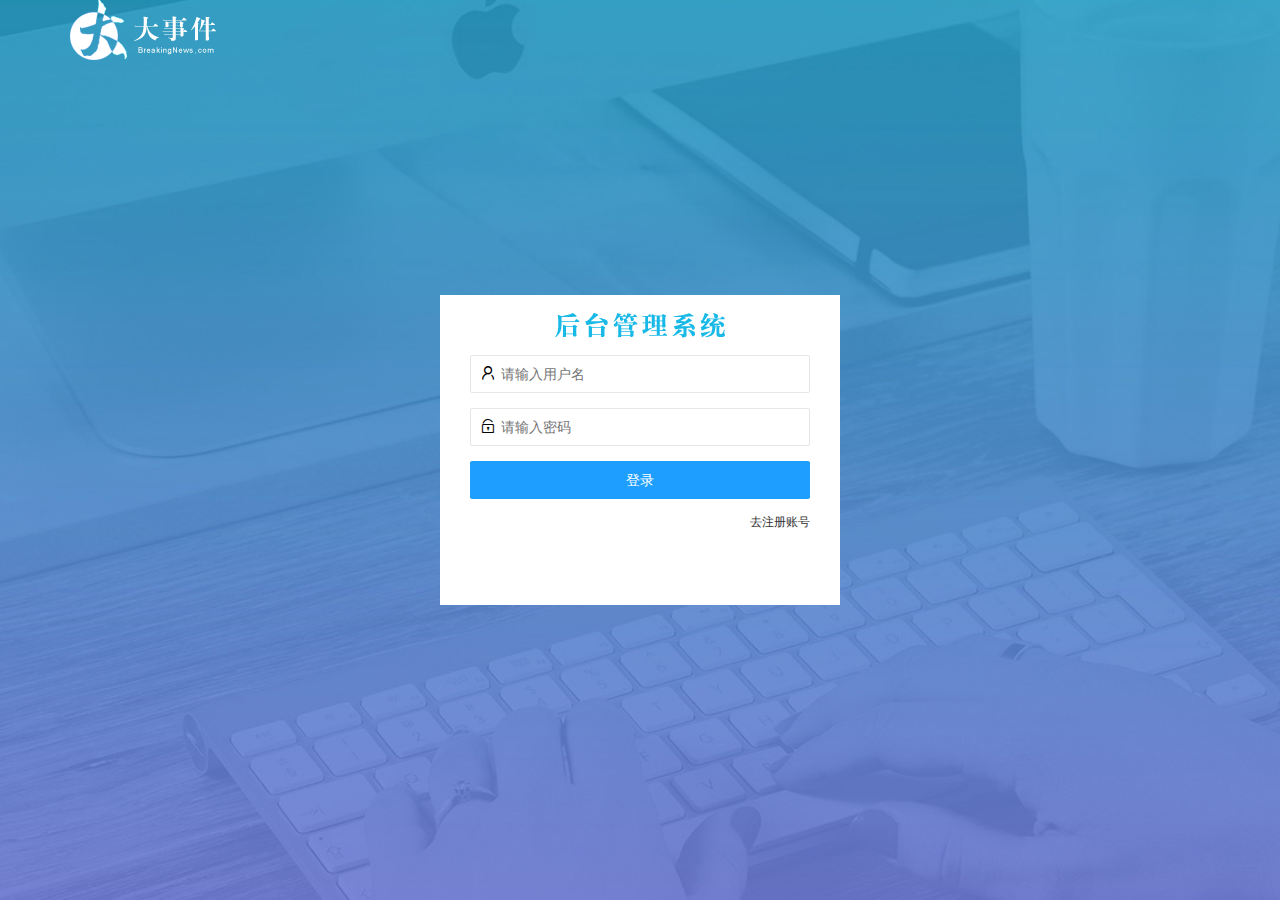
<file: login.html>
<!DOCTYPE html>
<html lang="en">

<head>
    <meta charset="UTF-8">
    <meta name="viewport" content="width=device-width, initial-scale=1.0">
    <title>Document</title>
    <!-- 引入类 -->
    <link rel="stylesheet" href="./assets/lib/layui/css/layui.css">
    <!-- 引入自己的样式 -->
    <link rel="stylesheet" href="./assets/css/login.css">
</head>

<body>
    <!-- 头部 -->
    <div class='layui-main'>
        <img src="./assets/images/logo.png" alt="">
    </div>
    <!-- 登录 -->
    <div class="loginAndRegBox">
        <!-- 标题 -->
        <div class="title-box"></div>
        <!-- 登录 -->
        <div class="login-box">
            <form class="layui-form" action="" id='form_login'>
                <!-- 输入框 -->
                <div class="layui-form-item">
                    <i class="layui-icon layui-icon-username"></i>
                    <input type="text" name="username" required lay-verify="required" placeholder="请输入用户名"
                        autocomplete="off" class="layui-input">
                </div>
                <!-- 密码框 -->
                <div class="layui-form-item">
                    <i class="layui-icon layui-icon-password"></i>
                    <input type="password" name="password" required lay-verify="required|pwd" placeholder="请输入密码"
                        autocomplete="off" class="layui-input">
                </div>
                <!-- 登录按钮 -->
                <div class="layui-form-item">
                    <button class="layui-btn layui-btn-fluid layui-btn-normal" lay-submit
                        lay-filter="formDemo">登录</button>
                </div>
                <!--  -->
                <div class="layui-form-item links">
                    <a href="javascript:;" id='link_reg'>去注册账号</a>
                </div>
            </form>

        </div>
        <!-- 注册 -->
        <div class="reg-box">
            <form class="layui-form" action="" id='form_reg'>
                <div class="layui-form-item">
                    <i class="layui-icon layui-icon-username"></i>
                    <input type="text" name="username" required lay-verify="required" placeholder="请输入用户名"
                        autocomplete="off" class="layui-input">
                </div>
                <div class="layui-form-item">
                    <i class="layui-icon layui-icon-password"></i>
                    <input type="password" name="password" required lay-verify="required|pwd" placeholder="请输入密码"
                        autocomplete="off" class="layui-input">
                </div>
                <!-- 再次确认密码框 -->
                <div class="layui-form-item">
                    <i class="layui-icon layui-icon-password"></i>
                    <input type="password" name="repassword" required lay-verify="required|pwd|repwd" placeholder="再次确认密码"
                        autocomplete="off" class="layui-input">
                </div>
                <div class="layui-form-item">
                    <button class="layui-btn layui-btn-fluid layui-btn-normal" lay-submit
                        lay-filter="formDemo">注册</button>
                </div>
                <div class="layui-form-item links">
                    <a href="javascript:;" id='link_login'>去登录</a>
                </div>
            </form>
        </div>
    </div>
    <!--引入layui -->
    <script src='./assets/lib/layui/layui.all.js'></script>
    <!-- 引入jQuery -->
    <script src='./assets/lib/jquery.js'></script>
    <!-- 引入请求路径的根路径js文件， -->
    <script src='./assets/js/baseAPI.js'></script>
    <!-- 引入自己的js -->
    <script src="./assets/js/login.js"></script>
</body>

</html>
</file>
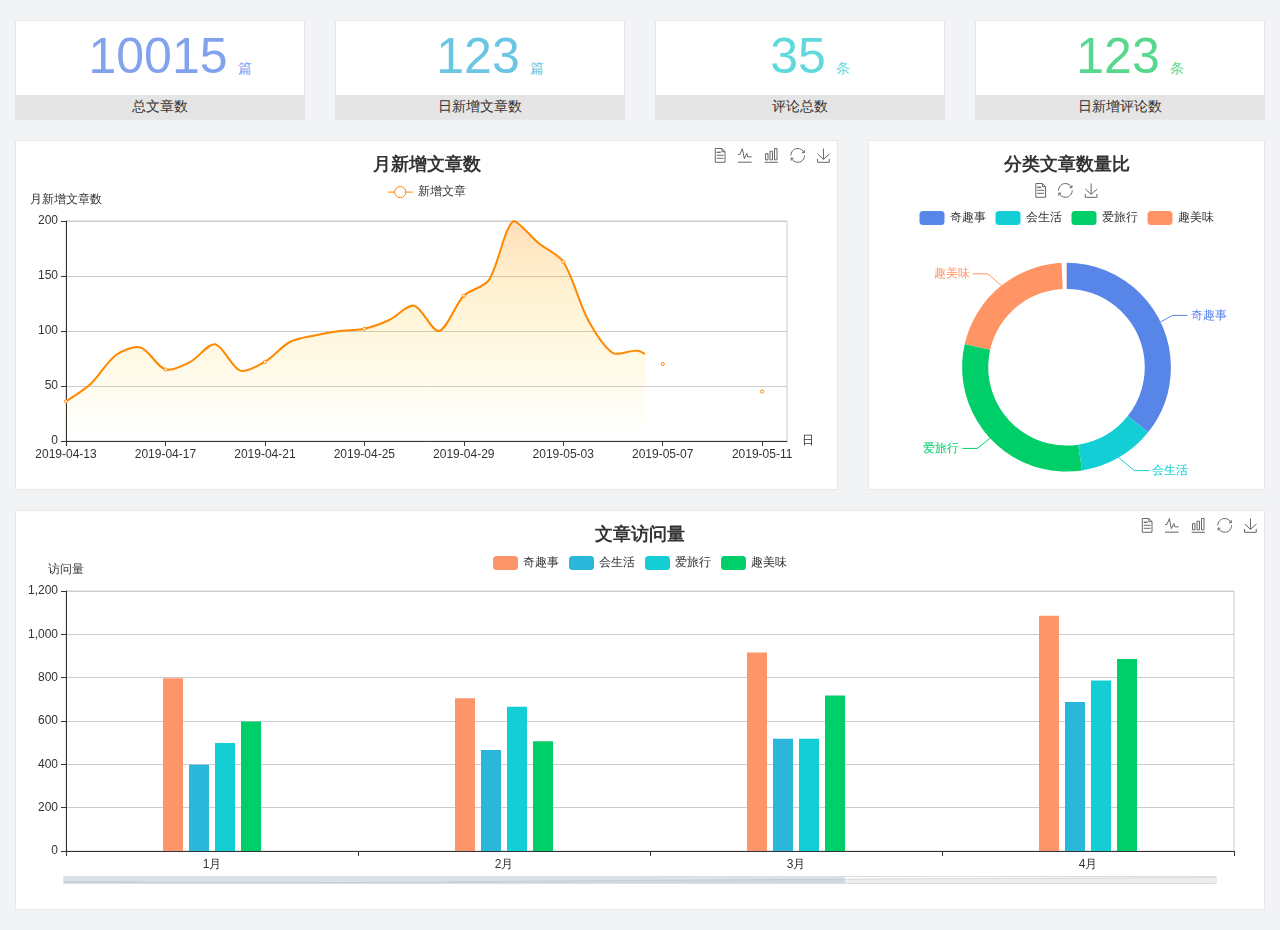
<file: home/dashboard.html>
<!DOCTYPE html>
<html lang="en">

<head>
  <meta charset="UTF-8">
  <meta name="viewport" content="width=device-width, initial-scale=1.0">
  <meta http-equiv="X-UA-Compatible" content="ie=edge">
  <title>图表统计</title>
  <link rel="stylesheet" href="../../assets/lib/bootstrap.css" />
  <link rel="stylesheet" href="../../assets/lib/main.css" />
  <script src="../../assets/lib/jquery.js"></script>
  <script type="text/javascript" src="../../assets/lib/echarts.min.js"></script>
</head>

<body>
  <div class="container-fluid">
    <div class="row spannel_list">
      <div class="col-sm-3 col-xs-6">
        <div class="spannel">
          <em>10015</em><span>篇</span>
          <b>总文章数</b>
        </div>
      </div>
      <div class="col-sm-3 col-xs-6">
        <div class="spannel scolor01">
          <em>123</em><span>篇</span>
          <b>日新增文章数</b>
        </div>
      </div>
      <div class="col-sm-3 col-xs-6">
        <div class="spannel scolor02">
          <em>35</em><span>条</span>
          <b>评论总数</b>
        </div>
      </div>
      <div class="col-sm-3 col-xs-6">
        <div class="spannel scolor03">
          <em>123</em><span>条</span>
          <b>日新增评论数</b>
        </div>
      </div>
    </div>
  </div>

  <div class="container-fluid">
    <div class="row curve-pie">
      <div class="col-lg-8 col-md-8">
        <div class="gragh_pannel" id="curve_show"></div>
      </div>
      <div class="col-lg-4 col-md-4">
        <div class="gragh_pannel" id="pie_show"></div>
      </div>
    </div>
  </div>

  <div class="container-fluid">
    <div class="column_pannel" id="column_show"></div>
  </div>

  <script>
    var oChart = echarts.init(document.getElementById('curve_show'));
    var aList_all = [
      { 'count': 36, 'date': '2019-04-13' },
      { 'count': 52, 'date': '2019-04-14' },
      { 'count': 78, 'date': '2019-04-15' },
      { 'count': 85, 'date': '2019-04-16' },
      { 'count': 65, 'date': '2019-04-17' },
      { 'count': 72, 'date': '2019-04-18' },
      { 'count': 88, 'date': '2019-04-19' },
      { 'count': 64, 'date': '2019-04-20' },
      { 'count': 72, 'date': '2019-04-21' },
      { 'count': 90, 'date': '2019-04-22' },
      { 'count': 96, 'date': '2019-04-23' },
      { 'count': 100, 'date': '2019-04-24' },
      { 'count': 102, 'date': '2019-04-25' },
      { 'count': 110, 'date': '2019-04-26' },
      { 'count': 123, 'date': '2019-04-27' },
      { 'count': 100, 'date': '2019-04-28' },
      { 'count': 132, 'date': '2019-04-29' },
      { 'count': 146, 'date': '2019-04-30' },
      { 'count': 200, 'date': '2019-05-01' },
      { 'count': 180, 'date': '2019-05-02' },
      { 'count': 163, 'date': '2019-05-03' },
      { 'count': 110, 'date': '2019-05-04' },
      { 'count': 80, 'date': '2019-05-05' },
      { 'count': 82, 'date': '2019-05-06' },
      { 'count': 70, 'date': '2019-05-07' },
      { 'count': 65, 'date': '2019-05-08' },
      { 'count': 54, 'date': '2019-05-09' },
      { 'count': 40, 'date': '2019-05-10' },
      { 'count': 45, 'date': '2019-05-11' },
      { 'count': 38, 'date': '2019-05-12' },
    ];

    let aCount = [];
    let aDate = [];

    for (var i = 0; i < aList_all.length; i++) {
      aCount.push(aList_all[i].count);
      aDate.push(aList_all[i].date);
    }

    var chartopt = {
      title: {
        text: '月新增文章数',
        left: 'center',
        top: '10'
      },
      tooltip: {
        trigger: 'axis'
      },
      legend: {
        data: ['新增文章'],
        top: '40'
      },
      toolbox: {
        show: true,
        feature: {
          mark: { show: true },
          dataView: { show: true, readOnly: false },
          magicType: { show: true, type: ['line', 'bar'] },
          restore: { show: true },
          saveAsImage: { show: true }
        }
      },
      calculable: true,
      xAxis: [
        {
          name: '日',
          type: 'category',
          boundaryGap: false,
          data: aDate
        }
      ],
      yAxis: [
        {
          name: '月新增文章数',
          type: 'value'
        }
      ],
      series: [
        {
          name: '新增文章',
          type: 'line',
          smooth: true,
          itemStyle: { normal: { areaStyle: { type: 'default' }, color: '#f80' }, lineStyle: { color: '#f80' } },
          data: aCount
        }],
      areaStyle: {
        normal: {
          color: new echarts.graphic.LinearGradient(0, 0, 0, 1, [{
            offset: 0,
            color: 'rgba(255,136,0,0.39)'
          }, {
            offset: .34,
            color: 'rgba(255,180,0,0.25)'
          }, {
            offset: 1,
            color: 'rgba(255,222,0,0.00)'
          }])

        }
      },
      grid: {
        show: true,
        x: 50,
        x2: 50,
        y: 80,
        height: 220
      }
    };

    oChart.setOption(chartopt);


    var oPie = echarts.init(document.getElementById('pie_show'));
    var oPieopt =
    {
      title: {
        top: 10,
        text: '分类文章数量比',
        x: 'center'
      },
      tooltip: {
        trigger: 'item',
        formatter: "{a} <br/>{b} : {c} ({d}%)"
      },
      color: ['#5885e8', '#13cfd5', '#00ce68', '#ff9565'],
      legend: {
        x: 'center',
        top: 65,
        data: ['奇趣事', '会生活', '爱旅行', '趣美味']
      },
      toolbox: {
        show: true,
        x: 'center',
        top: 35,
        feature: {
          mark: { show: true },
          dataView: { show: true, readOnly: false },
          magicType: {
            show: true,
            type: ['pie', 'funnel'],
            option: {
              funnel: {
                x: '25%',
                width: '50%',
                funnelAlign: 'left',
                max: 1548
              }
            }
          },
          restore: { show: true },
          saveAsImage: { show: true }
        }
      },
      calculable: true,
      series: [
        {
          name: '访问来源',
          type: 'pie',
          radius: ['45%', '60%'],
          center: ['50%', '65%'],
          data: [
            { value: 300, name: '奇趣事' },
            { value: 100, name: '会生活' },
            { value: 260, name: '爱旅行' },
            { value: 180, name: '趣美味' }
          ]
        }
      ]
    };
    oPie.setOption(oPieopt);



    var oColumn = this.echarts.init(document.getElementById('column_show'));
    var oColumnopt =
    {
      title: {
        text: '文章访问量',
        left: 'center',
        top: '10'
      },
      tooltip: {
        trigger: 'axis'
      },
      legend: {
        data: ['奇趣事', '会生活', '爱旅行', '趣美味'],
        top: '40'
      },
      toolbox: {
        show: true,
        feature: {
          mark: { show: true },
          dataView: { show: true, readOnly: false },
          magicType: { show: true, type: ['line', 'bar'] },
          restore: { show: true },
          saveAsImage: { show: true }
        }
      },
      calculable: true,
      xAxis: [
        {
          type: 'category',
          data: ['1月', '2月', '3月', '4月', '5月']
        }
      ],
      yAxis: [
        {
          name: '访问量',
          type: 'value'
        }
      ],
      series: [
        {
          name: '奇趣事',
          type: 'bar',
          barWidth: 20,
          itemStyle: {
            normal: { areaStyle: { type: 'default' }, color: '#fd956a' }
          },
          data: [800, 708, 920, 1090, 1200]
        },
        {
          name: '会生活',
          type: 'bar',
          barWidth: 20,
          itemStyle: {
            normal: { areaStyle: { type: 'default' }, color: '#2bb6db' }
          },
          data: [400, 468, 520, 690, 800]
        },
        {
          name: '爱旅行',
          type: 'bar',
          barWidth: 20,
          itemStyle: {
            normal: { areaStyle: { type: 'default' }, color: '#13cfd5' }
          },
          data: [500, 668, 520, 790, 900]
        },
        {
          name: '趣美味',
          type: 'bar',
          barWidth: 20,
          itemStyle: {
            normal: { areaStyle: { type: 'default' }, color: '#00ce68' }
          },
          data: [600, 508, 720, 890, 1000]
        }
      ],
      grid: {
        show: true,
        x: 50,
        x2: 30,
        y: 80,
        height: 260
      },
      dataZoom: [//给x轴设置滚动条
        {
          start: 0,//默认为0
          end: 100 - 1000 / 31,//默认为100
          type: 'slider',
          show: true,
          xAxisIndex: [0],
          handleSize: 0,//滑动条的 左右2个滑动条的大小
          height: 8,//组件高度
          left: 45, //左边的距离
          right: 50,//右边的距离
          bottom: 26,//右边的距离
          handleColor: '#ddd',//h滑动图标的颜色
          handleStyle: {
            borderColor: "#cacaca",
            borderWidth: "1",
            shadowBlur: 2,
            background: "#ddd",
            shadowColor: "#ddd",
          }
        }]
    };
    oColumn.setOption(oColumnopt);
  </script>
</body>

</html>
</file>
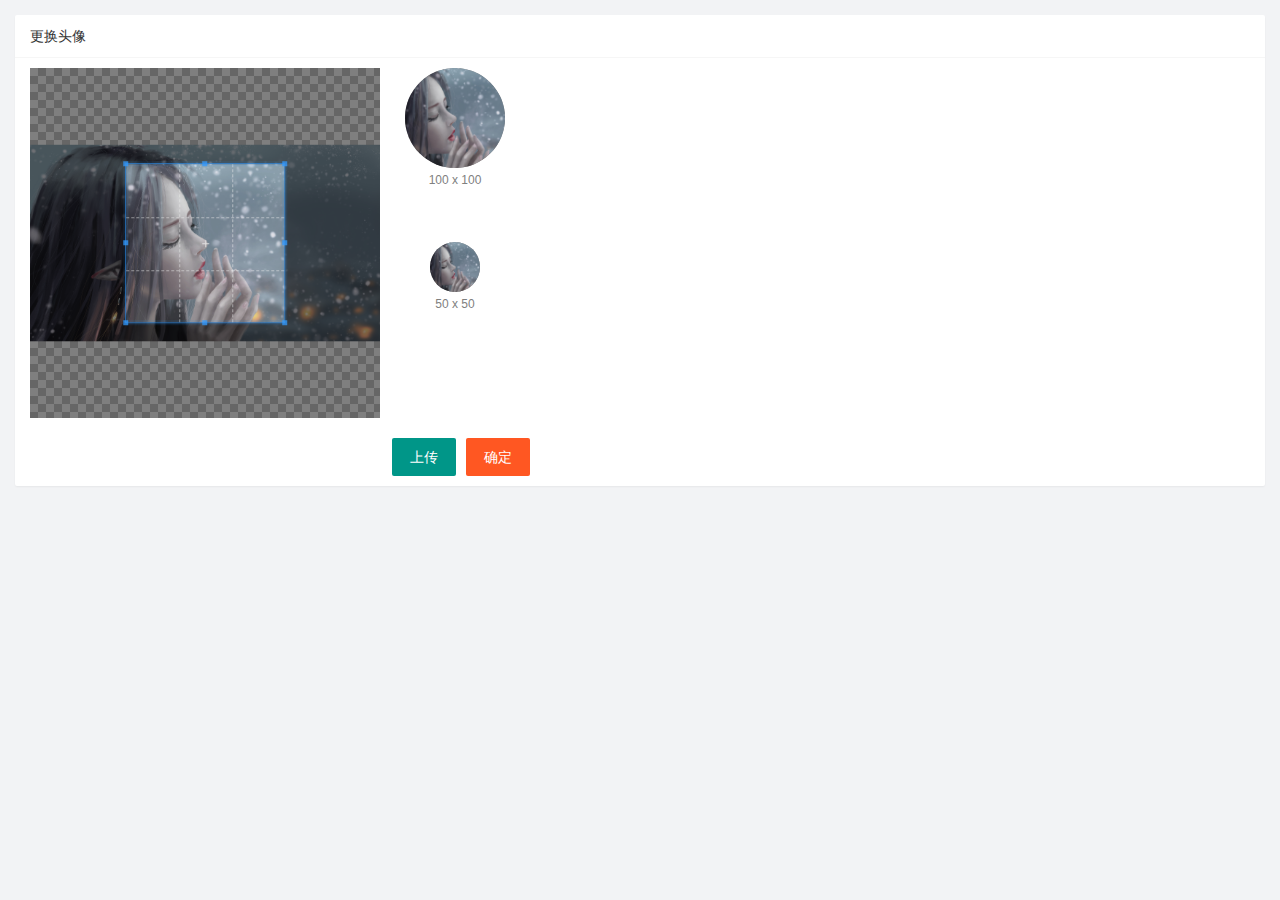
<file: user/user_avatar.html>
<!DOCTYPE html>
<html lang="en">

<head>
    <meta charset="UTF-8" />
    <meta name="viewport" content="width=device-width, initial-scale=1.0" />
    <title>Document</title>
    <link rel="stylesheet" href="/assets/lib/layui/css/layui.css" />
    <link rel="stylesheet" href="/assets/lib/cropper/cropper.css" />
    <link rel="stylesheet" href="/assets/css/user/user_avatar.css" />
</head>

<body>
    <!-- 卡片区域 -->
    <div class="layui-card">
        <div class="layui-card-header">更换头像</div>
        <div class="layui-card-body">
            <!-- <input type="file"> -->
            <!-- 第一行的图片裁剪和预览区域 -->
            <div class="row1">
                <!-- 图片裁剪区域 -->
                <div class="cropper-box">
                    <!-- 这个 img 标签很重要，将来会把它初始化为裁剪区域 -->
                    <img id="image" src="/02.jpg" />
                </div>
                <!-- 图片的预览区域 -->
                <div class="preview-box">
                    <div>
                        <!-- 宽高为 100px 的预览区域 -->
                        <div class="img-preview w100"></div>
                        <p class="size">100 x 100</p>
                    </div>
                    <div>
                        <!-- 宽高为 50px 的预览区域 -->
                        <div class="img-preview w50"></div>
                        <p class="size">50 x 50</p>
                    </div>
                </div>
            </div>

            <!-- 第二行的按钮区域 -->
            <div class="row2">
                <!-- 通过 accept 属性，可以指定，允许用户选择什么类型的文件 -->
                <input type="file" id="file" accept="image/png,image/jpeg,image/jpg" />
                <button type="button" class="layui-btn" id="btnChooseImage">上传</button>
                <button type="button" class="layui-btn layui-btn-danger" id="btnUpload">确定</button>
            </div>
        </div>
    </div>

    <script src="/assets/lib/layui/layui.all.js"></script>
    <script src="/assets/lib/jquery.js"></script>
    <script src="/assets/lib/cropper/Cropper.js"></script>
    <script src="/assets/lib/cropper/jquery-cropper.js"></script>
    <script src="/assets/js/baseAPI.js"></script>
    <script src="/assets/js/user/user_avatar.js"></script>
</body>

</html>
</file>
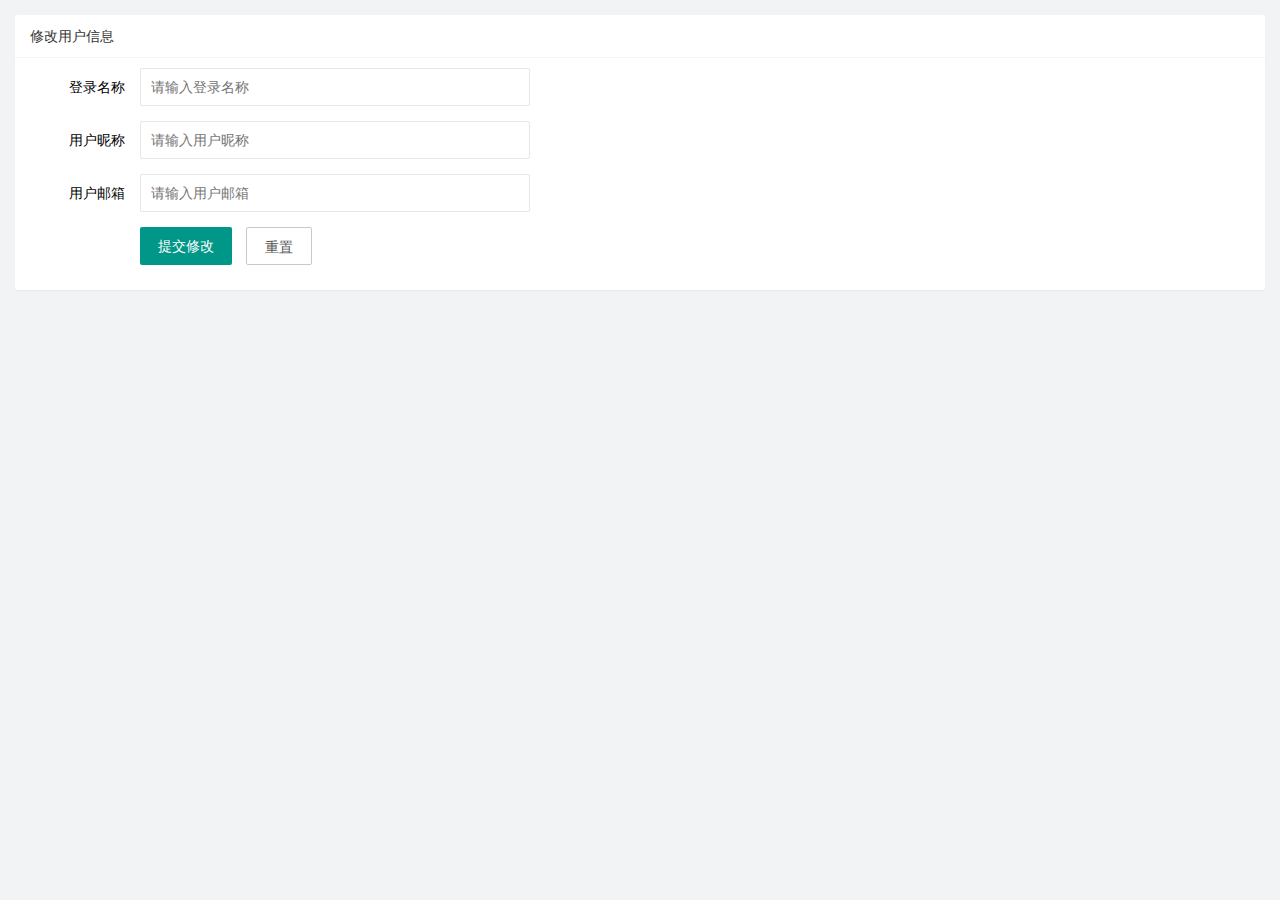
<file: user/user_info.html>
<!DOCTYPE html>
<html lang="en">
<head>
    <meta charset="UTF-8">
    <meta name="viewport" content="width=device-width, initial-scale=1.0">
    <title>Document</title>
    <link rel="stylesheet" href="/assets/lib/layui/css/layui.css">
    <link rel="stylesheet" href="/assets/css/user/user_info.css">
</head>
<body>
    
        <!-- 卡片区域 -->
        <div class="layui-card">
            <div class="layui-card-header">修改用户信息</div>
            <div class="layui-card-body">
              <!-- form 表单区域 -->
              <form class="layui-form" lay-filter="formUserInfo">
                <!-- 这是隐藏域 -->
                <input type="hidden" name="id" value="" />
                <div class="layui-form-item">
                  <label class="layui-form-label">登录名称</label>
                  <div class="layui-input-block">
                    <input type="text" name="username" required lay-verify="required" placeholder="请输入登录名称" autocomplete="off" class="layui-input" readonly />
                  </div>
                </div>
                <div class="layui-form-item">
                  <label class="layui-form-label">用户昵称</label>
                  <div class="layui-input-block">
                    <input type="text" name="nickname" required lay-verify="required|nickname" placeholder="请输入用户昵称" autocomplete="off" class="layui-input" />
                  </div>
                </div>
                <div class="layui-form-item">
                  <label class="layui-form-label">用户邮箱</label>
                  <div class="layui-input-block">
                    <input type="text" name="email" required lay-verify="required|email" placeholder="请输入用户邮箱" autocomplete="off" class="layui-input" />
                  </div>
                </div>
                <div class="layui-form-item">
                  <div class="layui-input-block">
                    <button class="layui-btn" lay-submit lay-filter="formDemo">提交修改</button>
                    <button type="reset" class="layui-btn layui-btn-primary" id="btnReset">重置</button>
                  </div>
                </div>
              </form>
            </div>
          </div>




    <script src="/assets/lib/layui/layui.all.js"></script>
    <script src='/assets/lib/jquery.js'></script>
    <script src="/assets/js/baseAPI.js"></script>
    <script src='/assets/js/user/user_info.js'></script>
</body>
</html>
</file>
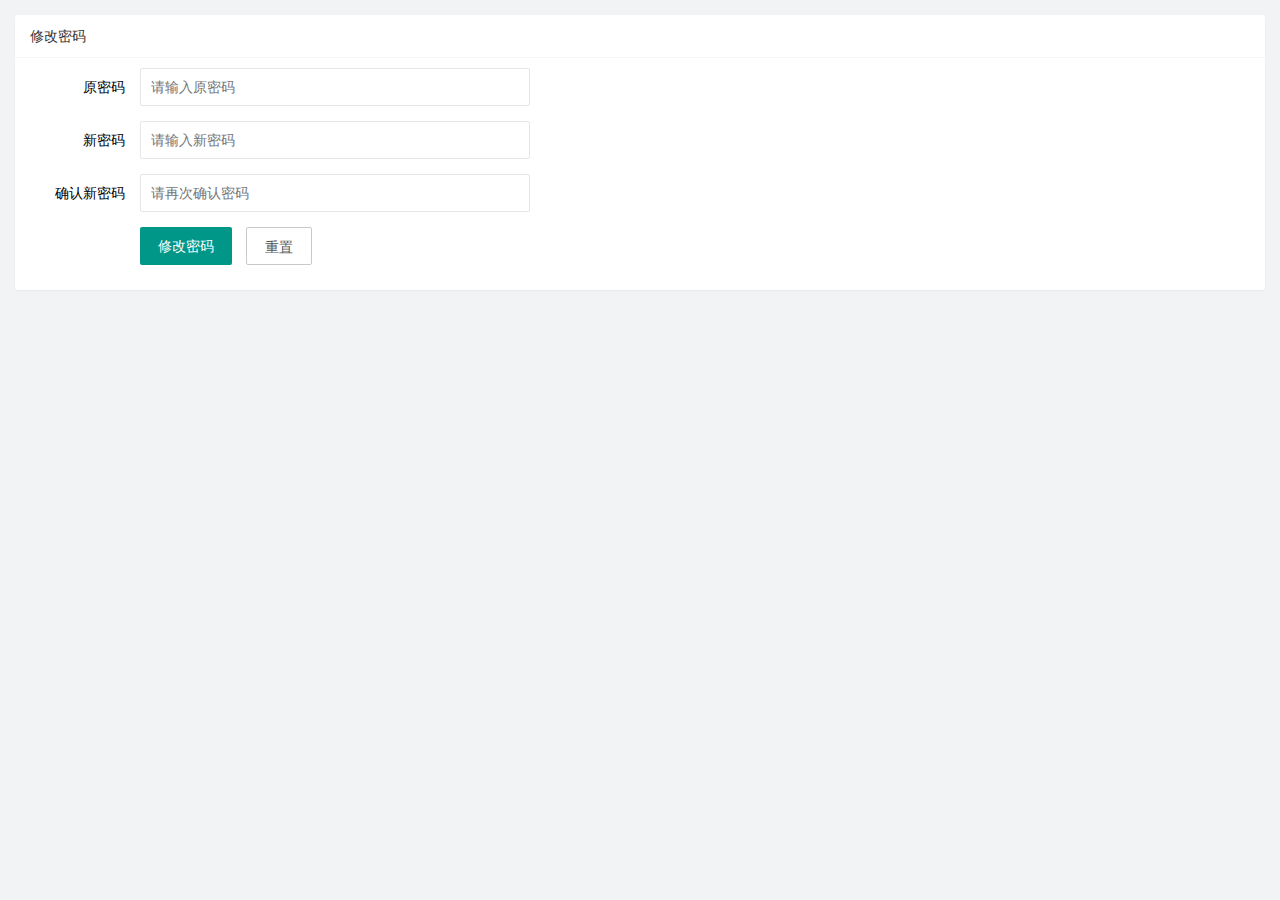
<file: user/user_pwd.html>
<!DOCTYPE html>
<html lang="en">
  <head>
    <meta charset="UTF-8" />
    <meta name="viewport" content="width=device-width, initial-scale=1.0" />
    <title>Document</title>
    <link rel="stylesheet" href="/assets/lib/layui/css/layui.css" />
    <link rel="stylesheet" href="/assets/css/user/user_pwd.css" />
  </head>
  <body>
    <!-- 卡片区域 -->
    <div class="layui-card">
      <div class="layui-card-header">修改密码</div>
      <div class="layui-card-body">
        <form class="layui-form">
          <div class="layui-form-item">
            <label class="layui-form-label">原密码</label>
            <div class="layui-input-block">
              <input type="password" name="oldPwd" required lay-verify="required|pwd" placeholder="请输入原密码" autocomplete="off" class="layui-input" />
            </div>
          </div>
          <div class="layui-form-item">
            <label class="layui-form-label">新密码</label>
            <div class="layui-input-block">
              <input type="password" name="newPwd" required lay-verify="required|pwd|samePwd" placeholder="请输入新密码" autocomplete="off" class="layui-input" />
            </div>
          </div>
          <div class="layui-form-item">
            <label class="layui-form-label">确认新密码</label>
            <div class="layui-input-block">
              <input type="password" name="rePwd" required lay-verify="required|pwd|rePwd" placeholder="请再次确认密码" autocomplete="off" class="layui-input" />
            </div>
          </div>
          <div class="layui-form-item">
            <div class="layui-input-block">
              <button class="layui-btn" lay-submit lay-filter="formDemo">修改密码</button>
              <button type="reset" class="layui-btn layui-btn-primary">重置</button>
            </div>
          </div>
        </form>
      </div>
    </div>

    <!-- 导入 layui 的 js -->
    <script src="/assets/lib/layui/layui.all.js"></script>
    <!-- 导入 jQuery -->
    <script src="/assets/lib/jquery.js"></script>
    <!-- 导入 baseAPI -->
    <script src="/assets/js/baseAPI.js"></script>
    <!-- 导入自己的 js -->
    <script src="/assets/js/user/user_pwd.js"></script>
  </body>
</html>
</file>
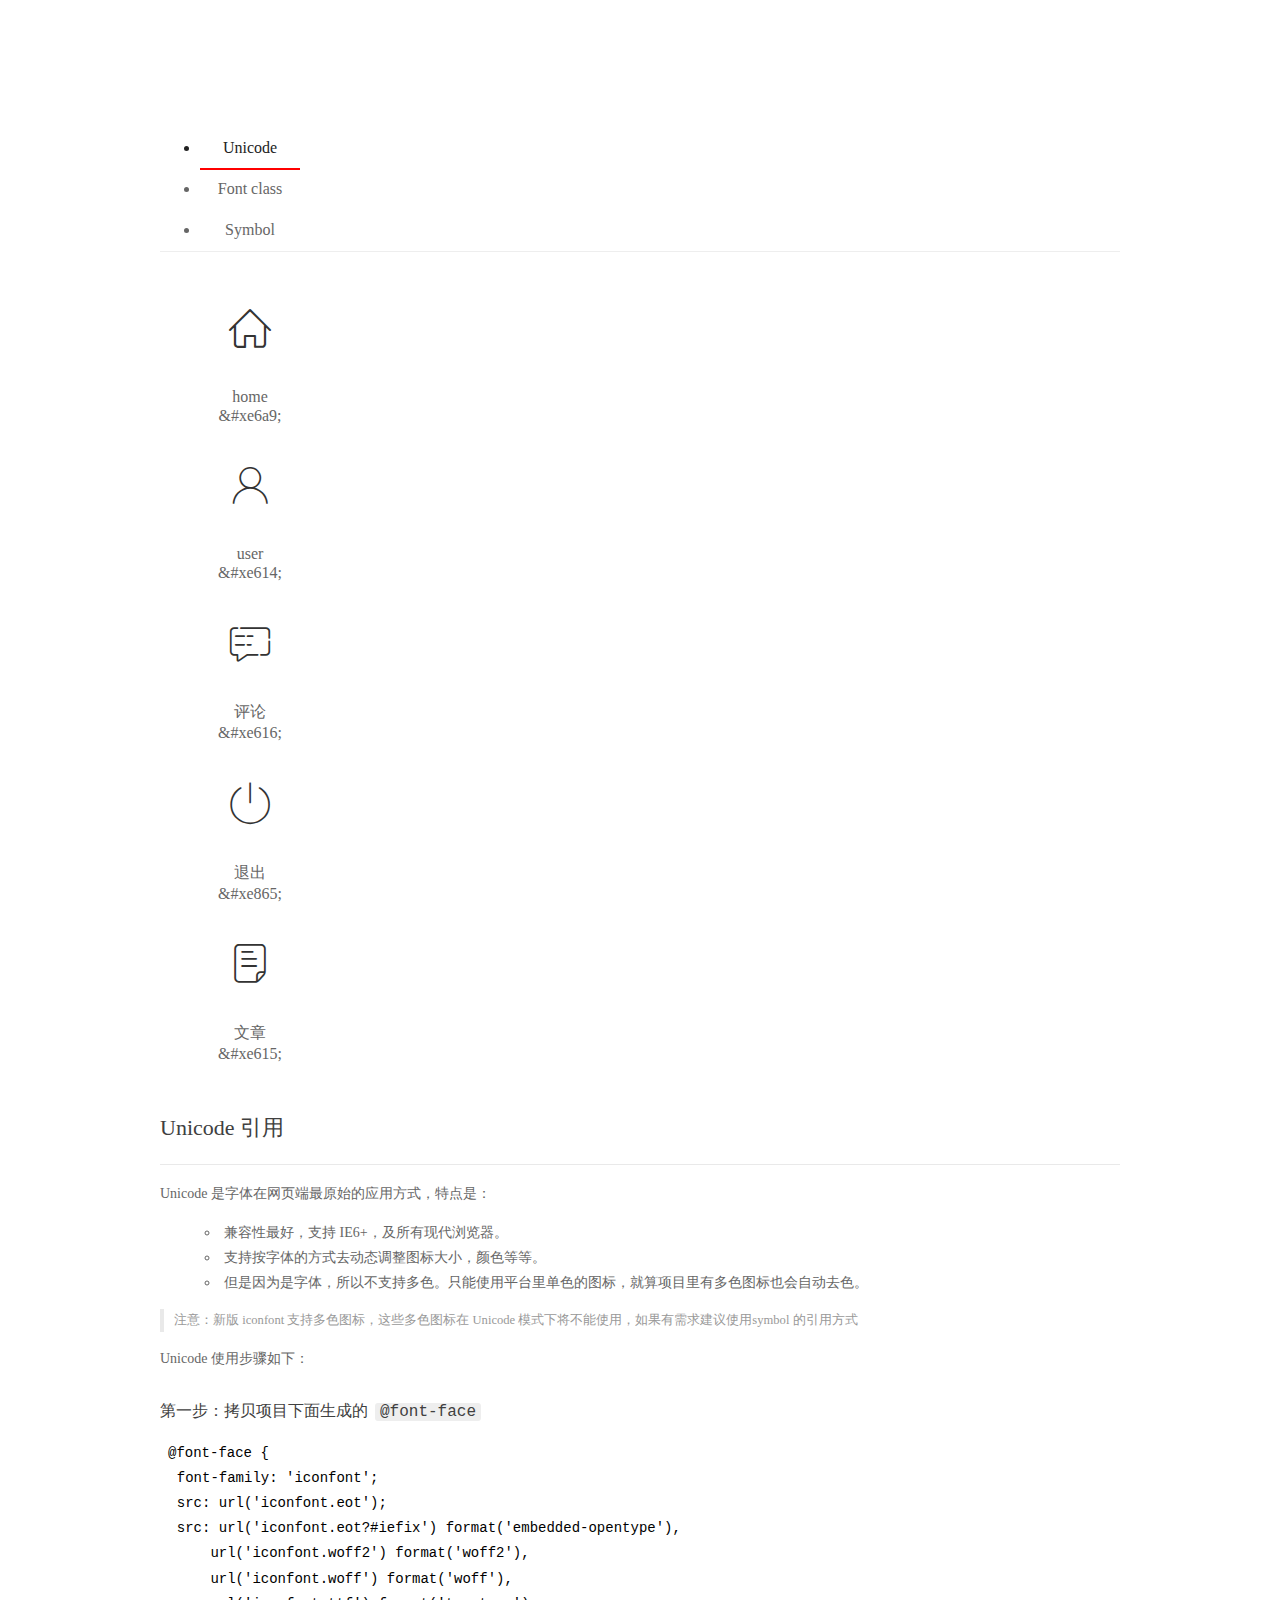
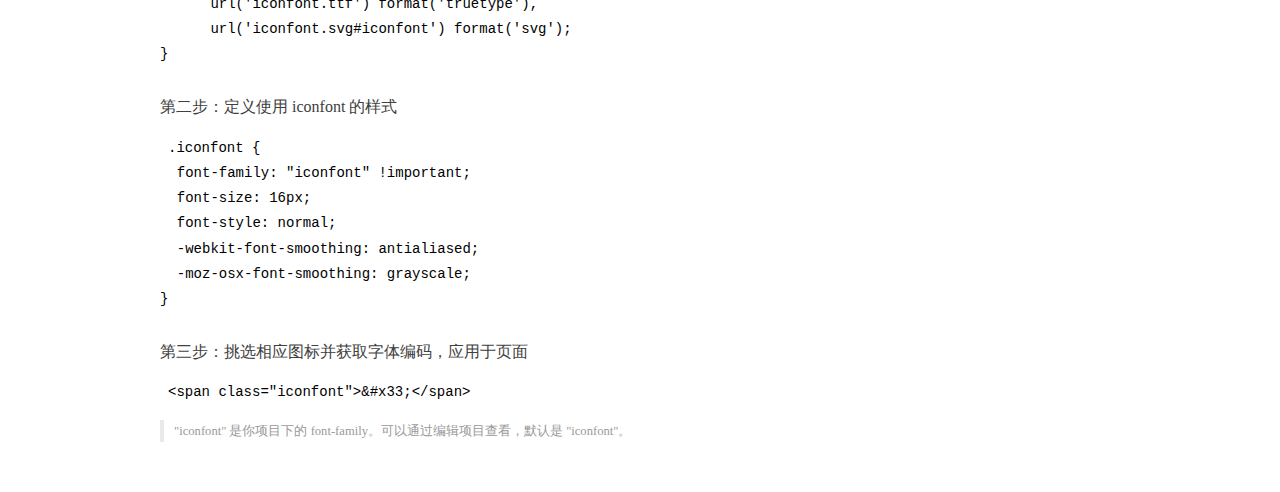
<file: assets/fonts/demo_index.html>
<!DOCTYPE html>
<html>
<head>
  <meta charset="utf-8"/>
  <title>IconFont Demo</title>
  <link rel="shortcut icon" href="https://gtms04.alicdn.com/tps/i4/TB1_oz6GVXXXXaFXpXXJDFnIXXX-64-64.ico" type="image/x-icon"/>
  <link rel="stylesheet" href="https://g.alicdn.com/thx/cube/1.3.2/cube.min.css">
  <link rel="stylesheet" href="demo.css">
  <link rel="stylesheet" href="iconfont.css">
  <script src="iconfont.js"></script>
  <!-- jQuery -->
  <script src="https://a1.alicdn.com/oss/uploads/2018/12/26/7bfddb60-08e8-11e9-9b04-53e73bb6408b.js"></script>
  <!-- 代码高亮 -->
  <script src="https://a1.alicdn.com/oss/uploads/2018/12/26/a3f714d0-08e6-11e9-8a15-ebf944d7534c.js"></script>
</head>
<body>
  <div class="main">
    <h1 class="logo"><a href="https://www.iconfont.cn/" title="iconfont 首页" target="_blank">&#xe86b;</a></h1>
    <div class="nav-tabs">
      <ul id="tabs" class="dib-box">
        <li class="dib active"><span>Unicode</span></li>
        <li class="dib"><span>Font class</span></li>
        <li class="dib"><span>Symbol</span></li>
      </ul>
      
    </div>
    <div class="tab-container">
      <div class="content unicode" style="display: block;">
          <ul class="icon_lists dib-box">
          
            <li class="dib">
              <span class="icon iconfont">&#xe6a9;</span>
                <div class="name">home</div>
                <div class="code-name">&amp;#xe6a9;</div>
              </li>
          
            <li class="dib">
              <span class="icon iconfont">&#xe614;</span>
                <div class="name">user</div>
                <div class="code-name">&amp;#xe614;</div>
              </li>
          
            <li class="dib">
              <span class="icon iconfont">&#xe616;</span>
                <div class="name">评论</div>
                <div class="code-name">&amp;#xe616;</div>
              </li>
          
            <li class="dib">
              <span class="icon iconfont">&#xe865;</span>
                <div class="name">退出</div>
                <div class="code-name">&amp;#xe865;</div>
              </li>
          
            <li class="dib">
              <span class="icon iconfont">&#xe615;</span>
                <div class="name">文章</div>
                <div class="code-name">&amp;#xe615;</div>
              </li>
          
          </ul>
          <div class="article markdown">
          <h2 id="unicode-">Unicode 引用</h2>
          <hr>

          <p>Unicode 是字体在网页端最原始的应用方式，特点是：</p>
          <ul>
            <li>兼容性最好，支持 IE6+，及所有现代浏览器。</li>
            <li>支持按字体的方式去动态调整图标大小，颜色等等。</li>
            <li>但是因为是字体，所以不支持多色。只能使用平台里单色的图标，就算项目里有多色图标也会自动去色。</li>
          </ul>
          <blockquote>
            <p>注意：新版 iconfont 支持多色图标，这些多色图标在 Unicode 模式下将不能使用，如果有需求建议使用symbol 的引用方式</p>
          </blockquote>
          <p>Unicode 使用步骤如下：</p>
          <h3 id="-font-face">第一步：拷贝项目下面生成的 <code>@font-face</code></h3>
<pre><code class="language-css"
>@font-face {
  font-family: 'iconfont';
  src: url('iconfont.eot');
  src: url('iconfont.eot?#iefix') format('embedded-opentype'),
      url('iconfont.woff2') format('woff2'),
      url('iconfont.woff') format('woff'),
      url('iconfont.ttf') format('truetype'),
      url('iconfont.svg#iconfont') format('svg');
}
</code></pre>
          <h3 id="-iconfont-">第二步：定义使用 iconfont 的样式</h3>
<pre><code class="language-css"
>.iconfont {
  font-family: "iconfont" !important;
  font-size: 16px;
  font-style: normal;
  -webkit-font-smoothing: antialiased;
  -moz-osx-font-smoothing: grayscale;
}
</code></pre>
          <h3 id="-">第三步：挑选相应图标并获取字体编码，应用于页面</h3>
<pre>
<code class="language-html"
>&lt;span class="iconfont"&gt;&amp;#x33;&lt;/span&gt;
</code></pre>
          <blockquote>
            <p>"iconfont" 是你项目下的 font-family。可以通过编辑项目查看，默认是 "iconfont"。</p>
          </blockquote>
          </div>
      </div>
      <div class="content font-class">
        <ul class="icon_lists dib-box">
          
          <li class="dib">
            <span class="icon iconfont icon-home"></span>
            <div class="name">
              home
            </div>
            <div class="code-name">.icon-home
            </div>
          </li>
          
          <li class="dib">
            <span class="icon iconfont icon-user"></span>
            <div class="name">
              user
            </div>
            <div class="code-name">.icon-user
            </div>
          </li>
          
          <li class="dib">
            <span class="icon iconfont icon-pinglun"></span>
            <div class="name">
              评论
            </div>
            <div class="code-name">.icon-pinglun
            </div>
          </li>
          
          <li class="dib">
            <span class="icon iconfont icon-tuichu"></span>
            <div class="name">
              退出
            </div>
            <div class="code-name">.icon-tuichu
            </div>
          </li>
          
          <li class="dib">
            <span class="icon iconfont icon-16"></span>
            <div class="name">
              文章
            </div>
            <div class="code-name">.icon-16
            </div>
          </li>
          
        </ul>
        <div class="article markdown">
        <h2 id="font-class-">font-class 引用</h2>
        <hr>

        <p>font-class 是 Unicode 使用方式的一种变种，主要是解决 Unicode 书写不直观，语意不明确的问题。</p>
        <p>与 Unicode 使用方式相比，具有如下特点：</p>
        <ul>
          <li>兼容性良好，支持 IE8+，及所有现代浏览器。</li>
          <li>相比于 Unicode 语意明确，书写更直观。可以很容易分辨这个 icon 是什么。</li>
          <li>因为使用 class 来定义图标，所以当要替换图标时，只需要修改 class 里面的 Unicode 引用。</li>
          <li>不过因为本质上还是使用的字体，所以多色图标还是不支持的。</li>
        </ul>
        <p>使用步骤如下：</p>
        <h3 id="-fontclass-">第一步：引入项目下面生成的 fontclass 代码：</h3>
<pre><code class="language-html">&lt;link rel="stylesheet" href="./iconfont.css"&gt;
</code></pre>
        <h3 id="-">第二步：挑选相应图标并获取类名，应用于页面：</h3>
<pre><code class="language-html">&lt;span class="iconfont icon-xxx"&gt;&lt;/span&gt;
</code></pre>
        <blockquote>
          <p>"
            iconfont" 是你项目下的 font-family。可以通过编辑项目查看，默认是 "iconfont"。</p>
        </blockquote>
      </div>
      </div>
      <div class="content symbol">
          <ul class="icon_lists dib-box">
          
            <li class="dib">
                <svg class="icon svg-icon" aria-hidden="true">
                  <use xlink:href="#icon-home"></use>
                </svg>
                <div class="name">home</div>
                <div class="code-name">#icon-home</div>
            </li>
          
            <li class="dib">
                <svg class="icon svg-icon" aria-hidden="true">
                  <use xlink:href="#icon-user"></use>
                </svg>
                <div class="name">user</div>
                <div class="code-name">#icon-user</div>
            </li>
          
            <li class="dib">
                <svg class="icon svg-icon" aria-hidden="true">
                  <use xlink:href="#icon-pinglun"></use>
                </svg>
                <div class="name">评论</div>
                <div class="code-name">#icon-pinglun</div>
            </li>
          
            <li class="dib">
                <svg class="icon svg-icon" aria-hidden="true">
                  <use xlink:href="#icon-tuichu"></use>
                </svg>
                <div class="name">退出</div>
                <div class="code-name">#icon-tuichu</div>
            </li>
          
            <li class="dib">
                <svg class="icon svg-icon" aria-hidden="true">
                  <use xlink:href="#icon-16"></use>
                </svg>
                <div class="name">文章</div>
                <div class="code-name">#icon-16</div>
            </li>
          
          </ul>
          <div class="article markdown">
          <h2 id="symbol-">Symbol 引用</h2>
          <hr>

          <p>这是一种全新的使用方式，应该说这才是未来的主流，也是平台目前推荐的用法。相关介绍可以参考这篇<a href="">文章</a>
            这种用法其实是做了一个 SVG 的集合，与另外两种相比具有如下特点：</p>
          <ul>
            <li>支持多色图标了，不再受单色限制。</li>
            <li>通过一些技巧，支持像字体那样，通过 <code>font-size</code>, <code>color</code> 来调整样式。</li>
            <li>兼容性较差，支持 IE9+，及现代浏览器。</li>
            <li>浏览器渲染 SVG 的性能一般，还不如 png。</li>
          </ul>
          <p>使用步骤如下：</p>
          <h3 id="-symbol-">第一步：引入项目下面生成的 symbol 代码：</h3>
<pre><code class="language-html">&lt;script src="./iconfont.js"&gt;&lt;/script&gt;
</code></pre>
          <h3 id="-css-">第二步：加入通用 CSS 代码（引入一次就行）：</h3>
<pre><code class="language-html">&lt;style&gt;
.icon {
  width: 1em;
  height: 1em;
  vertical-align: -0.15em;
  fill: currentColor;
  overflow: hidden;
}
&lt;/style&gt;
</code></pre>
          <h3 id="-">第三步：挑选相应图标并获取类名，应用于页面：</h3>
<pre><code class="language-html">&lt;svg class="icon" aria-hidden="true"&gt;
  &lt;use xlink:href="#icon-xxx"&gt;&lt;/use&gt;
&lt;/svg&gt;
</code></pre>
          </div>
      </div>

    </div>
  </div>
  <script>
  $(document).ready(function () {
      $('.tab-container .content:first').show()

      $('#tabs li').click(function (e) {
        var tabContent = $('.tab-container .content')
        var index = $(this).index()

        if ($(this).hasClass('active')) {
          return
        } else {
          $('#tabs li').removeClass('active')
          $(this).addClass('active')

          tabContent.hide().eq(index).fadeIn()
        }
      })
    })
  </script>
</body>
</html>
</file>
<file: assets/lib/layui/css/layui.css>
/** layui-v2.5.5 MIT License By https://www.layui.com */
 .layui-inline,img{display:inline-block;vertical-align:middle}h1,h2,h3,h4,h5,h6{font-weight:400}.layui-edge,.layui-header,.layui-inline,.layui-main{position:relative}.layui-body,.layui-edge,.layui-elip{overflow:hidden}.layui-btn,.layui-edge,.layui-inline,img{vertical-align:middle}.layui-btn,.layui-disabled,.layui-icon,.layui-unselect{-moz-user-select:none;-webkit-user-select:none;-ms-user-select:none}.layui-elip,.layui-form-checkbox span,.layui-form-pane .layui-form-label{text-overflow:ellipsis;white-space:nowrap}.layui-breadcrumb,.layui-tree-btnGroup{visibility:hidden}blockquote,body,button,dd,div,dl,dt,form,h1,h2,h3,h4,h5,h6,input,li,ol,p,pre,td,textarea,th,ul{margin:0;padding:0;-webkit-tap-highlight-color:rgba(0,0,0,0)}a:active,a:hover{outline:0}img{border:none}li{list-style:none}table{border-collapse:collapse;border-spacing:0}h4,h5,h6{font-size:100%}button,input,optgroup,option,select,textarea{font-family:inherit;font-size:inherit;font-style:inherit;font-weight:inherit;outline:0}pre{white-space:pre-wrap;white-space:-moz-pre-wrap;white-space:-pre-wrap;white-space:-o-pre-wrap;word-wrap:break-word}body{line-height:24px;font:14px Helvetica Neue,Helvetica,PingFang SC,Tahoma,Arial,sans-serif}hr{height:1px;margin:10px 0;border:0;clear:both}a{color:#333;text-decoration:none}a:hover{color:#777}a cite{font-style:normal;*cursor:pointer}.layui-border-box,.layui-border-box *{box-sizing:border-box}.layui-box,.layui-box *{box-sizing:content-box}.layui-clear{clear:both;*zoom:1}.layui-clear:after{content:'\20';clear:both;*zoom:1;display:block;height:0}.layui-inline{*display:inline;*zoom:1}.layui-edge{display:inline-block;width:0;height:0;border-width:6px;border-style:dashed;border-color:transparent}.layui-edge-top{top:-4px;border-bottom-color:#999;border-bottom-style:solid}.layui-edge-right{border-left-color:#999;border-left-style:solid}.layui-edge-bottom{top:2px;border-top-color:#999;border-top-style:solid}.layui-edge-left{border-right-color:#999;border-right-style:solid}.layui-disabled,.layui-disabled:hover{color:#d2d2d2!important;cursor:not-allowed!important}.layui-circle{border-radius:100%}.layui-show{display:block!important}.layui-hide{display:none!important}@font-face{font-family:layui-icon;src:url(../font/iconfont.eot?v=250);src:url(../font/iconfont.eot?v=250#iefix) format('embedded-opentype'),url(../font/iconfont.woff2?v=250) format('woff2'),url(../font/iconfont.woff?v=250) format('woff'),url(../font/iconfont.ttf?v=250) format('truetype'),url(../font/iconfont.svg?v=250#layui-icon) format('svg')}.layui-icon{font-family:layui-icon!important;font-size:16px;font-style:normal;-webkit-font-smoothing:antialiased;-moz-osx-font-smoothing:grayscale}.layui-icon-reply-fill:before{content:"\e611"}.layui-icon-set-fill:before{content:"\e614"}.layui-icon-menu-fill:before{content:"\e60f"}.layui-icon-search:before{content:"\e615"}.layui-icon-share:before{content:"\e641"}.layui-icon-set-sm:before{content:"\e620"}.layui-icon-engine:before{content:"\e628"}.layui-icon-close:before{content:"\1006"}.layui-icon-close-fill:before{content:"\1007"}.layui-icon-chart-screen:before{content:"\e629"}.layui-icon-star:before{content:"\e600"}.layui-icon-circle-dot:before{content:"\e617"}.layui-icon-chat:before{content:"\e606"}.layui-icon-release:before{content:"\e609"}.layui-icon-list:before{content:"\e60a"}.layui-icon-chart:before{content:"\e62c"}.layui-icon-ok-circle:before{content:"\1005"}.layui-icon-layim-theme:before{content:"\e61b"}.layui-icon-table:before{content:"\e62d"}.layui-icon-right:before{content:"\e602"}.layui-icon-left:before{content:"\e603"}.layui-icon-cart-simple:before{content:"\e698"}.layui-icon-face-cry:before{content:"\e69c"}.layui-icon-face-smile:before{content:"\e6af"}.layui-icon-survey:before{content:"\e6b2"}.layui-icon-tree:before{content:"\e62e"}.layui-icon-upload-circle:before{content:"\e62f"}.layui-icon-add-circle:before{content:"\e61f"}.layui-icon-download-circle:before{content:"\e601"}.layui-icon-templeate-1:before{content:"\e630"}.layui-icon-util:before{content:"\e631"}.layui-icon-face-surprised:before{content:"\e664"}.layui-icon-edit:before{content:"\e642"}.layui-icon-speaker:before{content:"\e645"}.layui-icon-down:before{content:"\e61a"}.layui-icon-file:before{content:"\e621"}.layui-icon-layouts:before{content:"\e632"}.layui-icon-rate-half:before{content:"\e6c9"}.layui-icon-add-circle-fine:before{content:"\e608"}.layui-icon-prev-circle:before{content:"\e633"}.layui-icon-read:before{content:"\e705"}.layui-icon-404:before{content:"\e61c"}.layui-icon-carousel:before{content:"\e634"}.layui-icon-help:before{content:"\e607"}.layui-icon-code-circle:before{content:"\e635"}.layui-icon-water:before{content:"\e636"}.layui-icon-username:before{content:"\e66f"}.layui-icon-find-fill:before{content:"\e670"}.layui-icon-about:before{content:"\e60b"}.layui-icon-location:before{content:"\e715"}.layui-icon-up:before{content:"\e619"}.layui-icon-pause:before{content:"\e651"}.layui-icon-date:before{content:"\e637"}.layui-icon-layim-uploadfile:before{content:"\e61d"}.layui-icon-delete:before{content:"\e640"}.layui-icon-play:before{content:"\e652"}.layui-icon-top:before{content:"\e604"}.layui-icon-friends:before{content:"\e612"}.layui-icon-refresh-3:before{content:"\e9aa"}.layui-icon-ok:before{content:"\e605"}.layui-icon-layer:before{content:"\e638"}.layui-icon-face-smile-fine:before{content:"\e60c"}.layui-icon-dollar:before{content:"\e659"}.layui-icon-group:before{content:"\e613"}.layui-icon-layim-download:before{content:"\e61e"}.layui-icon-picture-fine:before{content:"\e60d"}.layui-icon-link:before{content:"\e64c"}.layui-icon-diamond:before{content:"\e735"}.layui-icon-log:before{content:"\e60e"}.layui-icon-rate-solid:before{content:"\e67a"}.layui-icon-fonts-del:before{content:"\e64f"}.layui-icon-unlink:before{content:"\e64d"}.layui-icon-fonts-clear:before{content:"\e639"}.layui-icon-triangle-r:before{content:"\e623"}.layui-icon-circle:before{content:"\e63f"}.layui-icon-radio:before{content:"\e643"}.layui-icon-align-center:before{content:"\e647"}.layui-icon-align-right:before{content:"\e648"}.layui-icon-align-left:before{content:"\e649"}.layui-icon-loading-1:before{content:"\e63e"}.layui-icon-return:before{content:"\e65c"}.layui-icon-fonts-strong:before{content:"\e62b"}.layui-icon-upload:before{content:"\e67c"}.layui-icon-dialogue:before{content:"\e63a"}.layui-icon-video:before{content:"\e6ed"}.layui-icon-headset:before{content:"\e6fc"}.layui-icon-cellphone-fine:before{content:"\e63b"}.layui-icon-add-1:before{content:"\e654"}.layui-icon-face-smile-b:before{content:"\e650"}.layui-icon-fonts-html:before{content:"\e64b"}.layui-icon-form:before{content:"\e63c"}.layui-icon-cart:before{content:"\e657"}.layui-icon-camera-fill:before{content:"\e65d"}.layui-icon-tabs:before{content:"\e62a"}.layui-icon-fonts-code:before{content:"\e64e"}.layui-icon-fire:before{content:"\e756"}.layui-icon-set:before{content:"\e716"}.layui-icon-fonts-u:before{content:"\e646"}.layui-icon-triangle-d:before{content:"\e625"}.layui-icon-tips:before{content:"\e702"}.layui-icon-picture:before{content:"\e64a"}.layui-icon-more-vertical:before{content:"\e671"}.layui-icon-flag:before{content:"\e66c"}.layui-icon-loading:before{content:"\e63d"}.layui-icon-fonts-i:before{content:"\e644"}.layui-icon-refresh-1:before{content:"\e666"}.layui-icon-rmb:before{content:"\e65e"}.layui-icon-home:before{content:"\e68e"}.layui-icon-user:before{content:"\e770"}.layui-icon-notice:before{content:"\e667"}.layui-icon-login-weibo:before{content:"\e675"}.layui-icon-voice:before{content:"\e688"}.layui-icon-upload-drag:before{content:"\e681"}.layui-icon-login-qq:before{content:"\e676"}.layui-icon-snowflake:before{content:"\e6b1"}.layui-icon-file-b:before{content:"\e655"}.layui-icon-template:before{content:"\e663"}.layui-icon-auz:before{content:"\e672"}.layui-icon-console:before{content:"\e665"}.layui-icon-app:before{content:"\e653"}.layui-icon-prev:before{content:"\e65a"}.layui-icon-website:before{content:"\e7ae"}.layui-icon-next:before{content:"\e65b"}.layui-icon-component:before{content:"\e857"}.layui-icon-more:before{content:"\e65f"}.layui-icon-login-wechat:before{content:"\e677"}.layui-icon-shrink-right:before{content:"\e668"}.layui-icon-spread-left:before{content:"\e66b"}.layui-icon-camera:before{content:"\e660"}.layui-icon-note:before{content:"\e66e"}.layui-icon-refresh:before{content:"\e669"}.layui-icon-female:before{content:"\e661"}.layui-icon-male:before{content:"\e662"}.layui-icon-password:before{content:"\e673"}.layui-icon-senior:before{content:"\e674"}.layui-icon-theme:before{content:"\e66a"}.layui-icon-tread:before{content:"\e6c5"}.layui-icon-praise:before{content:"\e6c6"}.layui-icon-star-fill:before{content:"\e658"}.layui-icon-rate:before{content:"\e67b"}.layui-icon-template-1:before{content:"\e656"}.layui-icon-vercode:before{content:"\e679"}.layui-icon-cellphone:before{content:"\e678"}.layui-icon-screen-full:before{content:"\e622"}.layui-icon-screen-restore:before{content:"\e758"}.layui-icon-cols:before{content:"\e610"}.layui-icon-export:before{content:"\e67d"}.layui-icon-print:before{content:"\e66d"}.layui-icon-slider:before{content:"\e714"}.layui-icon-addition:before{content:"\e624"}.layui-icon-subtraction:before{content:"\e67e"}.layui-icon-service:before{content:"\e626"}.layui-icon-transfer:before{content:"\e691"}.layui-main{width:1140px;margin:0 auto}.layui-header{z-index:1000;height:60px}.layui-header a:hover{transition:all .5s;-webkit-transition:all .5s}.layui-side{position:fixed;left:0;top:0;bottom:0;z-index:999;width:200px;overflow-x:hidden}.layui-side-scroll{position:relative;width:220px;height:100%;overflow-x:hidden}.layui-body{position:absolute;left:200px;right:0;top:0;bottom:0;z-index:998;width:auto;overflow-y:auto;box-sizing:border-box}.layui-layout-body{overflow:hidden}.layui-layout-admin .layui-header{background-color:#23262E}.layui-layout-admin .layui-side{top:60px;width:200px;overflow-x:hidden}.layui-layout-admin .layui-body{position:fixed;top:60px;bottom:44px}.layui-layout-admin .layui-main{width:auto;margin:0 15px}.layui-layout-admin .layui-footer{position:fixed;left:200px;right:0;bottom:0;height:44px;line-height:44px;padding:0 15px;background-color:#eee}.layui-layout-admin .layui-logo{position:absolute;left:0;top:0;width:200px;height:100%;line-height:60px;text-align:center;color:#009688;font-size:16px}.layui-layout-admin .layui-header .layui-nav{background:0 0}.layui-layout-left{position:absolute!important;left:200px;top:0}.layui-layout-right{position:absolute!important;right:0;top:0}.layui-container{position:relative;margin:0 auto;padding:0 15px;box-sizing:border-box}.layui-fluid{position:relative;margin:0 auto;padding:0 15px}.layui-row:after,.layui-row:before{content:'';display:block;clear:both}.layui-col-lg1,.layui-col-lg10,.layui-col-lg11,.layui-col-lg12,.layui-col-lg2,.layui-col-lg3,.layui-col-lg4,.layui-col-lg5,.layui-col-lg6,.layui-col-lg7,.layui-col-lg8,.layui-col-lg9,.layui-col-md1,.layui-col-md10,.layui-col-md11,.layui-col-md12,.layui-col-md2,.layui-col-md3,.layui-col-md4,.layui-col-md5,.layui-col-md6,.layui-col-md7,.layui-col-md8,.layui-col-md9,.layui-col-sm1,.layui-col-sm10,.layui-col-sm11,.layui-col-sm12,.layui-col-sm2,.layui-col-sm3,.layui-col-sm4,.layui-col-sm5,.layui-col-sm6,.layui-col-sm7,.layui-col-sm8,.layui-col-sm9,.layui-col-xs1,.layui-col-xs10,.layui-col-xs11,.layui-col-xs12,.layui-col-xs2,.layui-col-xs3,.layui-col-xs4,.layui-col-xs5,.layui-col-xs6,.layui-col-xs7,.layui-col-xs8,.layui-col-xs9{position:relative;display:block;box-sizing:border-box}.layui-col-xs1,.layui-col-xs10,.layui-col-xs11,.layui-col-xs12,.layui-col-xs2,.layui-col-xs3,.layui-col-xs4,.layui-col-xs5,.layui-col-xs6,.layui-col-xs7,.layui-col-xs8,.layui-col-xs9{float:left}.layui-col-xs1{width:8.33333333%}.layui-col-xs2{width:16.66666667%}.layui-col-xs3{width:25%}.layui-col-xs4{width:33.33333333%}.layui-col-xs5{width:41.66666667%}.layui-col-xs6{width:50%}.layui-col-xs7{width:58.33333333%}.layui-col-xs8{width:66.66666667%}.layui-col-xs9{width:75%}.layui-col-xs10{width:83.33333333%}.layui-col-xs11{width:91.66666667%}.layui-col-xs12{width:100%}.layui-col-xs-offset1{margin-left:8.33333333%}.layui-col-xs-offset2{margin-left:16.66666667%}.layui-col-xs-offset3{margin-left:25%}.layui-col-xs-offset4{margin-left:33.33333333%}.layui-col-xs-offset5{margin-left:41.66666667%}.layui-col-xs-offset6{margin-left:50%}.layui-col-xs-offset7{margin-left:58.33333333%}.layui-col-xs-offset8{margin-left:66.66666667%}.layui-col-xs-offset9{margin-left:75%}.layui-col-xs-offset10{margin-left:83.33333333%}.layui-col-xs-offset11{margin-left:91.66666667%}.layui-col-xs-offset12{margin-left:100%}@media screen and (max-width:768px){.layui-hide-xs{display:none!important}.layui-show-xs-block{display:block!important}.layui-show-xs-inline{display:inline!important}.layui-show-xs-inline-block{display:inline-block!important}}@media screen and (min-width:768px){.layui-container{width:750px}.layui-hide-sm{display:none!important}.layui-show-sm-block{display:block!important}.layui-show-sm-inline{display:inline!important}.layui-show-sm-inline-block{display:inline-block!important}.layui-col-sm1,.layui-col-sm10,.layui-col-sm11,.layui-col-sm12,.layui-col-sm2,.layui-col-sm3,.layui-col-sm4,.layui-col-sm5,.layui-col-sm6,.layui-col-sm7,.layui-col-sm8,.layui-col-sm9{float:left}.layui-col-sm1{width:8.33333333%}.layui-col-sm2{width:16.66666667%}.layui-col-sm3{width:25%}.layui-col-sm4{width:33.33333333%}.layui-col-sm5{width:41.66666667%}.layui-col-sm6{width:50%}.layui-col-sm7{width:58.33333333%}.layui-col-sm8{width:66.66666667%}.layui-col-sm9{width:75%}.layui-col-sm10{width:83.33333333%}.layui-col-sm11{width:91.66666667%}.layui-col-sm12{width:100%}.layui-col-sm-offset1{margin-left:8.33333333%}.layui-col-sm-offset2{margin-left:16.66666667%}.layui-col-sm-offset3{margin-left:25%}.layui-col-sm-offset4{margin-left:33.33333333%}.layui-col-sm-offset5{margin-left:41.66666667%}.layui-col-sm-offset6{margin-left:50%}.layui-col-sm-offset7{margin-left:58.33333333%}.layui-col-sm-offset8{margin-left:66.66666667%}.layui-col-sm-offset9{margin-left:75%}.layui-col-sm-offset10{margin-left:83.33333333%}.layui-col-sm-offset11{margin-left:91.66666667%}.layui-col-sm-offset12{margin-left:100%}}@media screen and (min-width:992px){.layui-container{width:970px}.layui-hide-md{display:none!important}.layui-show-md-block{display:block!important}.layui-show-md-inline{display:inline!important}.layui-show-md-inline-block{display:inline-block!important}.layui-col-md1,.layui-col-md10,.layui-col-md11,.layui-col-md12,.layui-col-md2,.layui-col-md3,.layui-col-md4,.layui-col-md5,.layui-col-md6,.layui-col-md7,.layui-col-md8,.layui-col-md9{float:left}.layui-col-md1{width:8.33333333%}.layui-col-md2{width:16.66666667%}.layui-col-md3{width:25%}.layui-col-md4{width:33.33333333%}.layui-col-md5{width:41.66666667%}.layui-col-md6{width:50%}.layui-col-md7{width:58.33333333%}.layui-col-md8{width:66.66666667%}.layui-col-md9{width:75%}.layui-col-md10{width:83.33333333%}.layui-col-md11{width:91.66666667%}.layui-col-md12{width:100%}.layui-col-md-offset1{margin-left:8.33333333%}.layui-col-md-offset2{margin-left:16.66666667%}.layui-col-md-offset3{margin-left:25%}.layui-col-md-offset4{margin-left:33.33333333%}.layui-col-md-offset5{margin-left:41.66666667%}.layui-col-md-offset6{margin-left:50%}.layui-col-md-offset7{margin-left:58.33333333%}.layui-col-md-offset8{margin-left:66.66666667%}.layui-col-md-offset9{margin-left:75%}.layui-col-md-offset10{margin-left:83.33333333%}.layui-col-md-offset11{margin-left:91.66666667%}.layui-col-md-offset12{margin-left:100%}}@media screen and (min-width:1200px){.layui-container{width:1170px}.layui-hide-lg{display:none!important}.layui-show-lg-block{display:block!important}.layui-show-lg-inline{display:inline!important}.layui-show-lg-inline-block{display:inline-block!important}.layui-col-lg1,.layui-col-lg10,.layui-col-lg11,.layui-col-lg12,.layui-col-lg2,.layui-col-lg3,.layui-col-lg4,.layui-col-lg5,.layui-col-lg6,.layui-col-lg7,.layui-col-lg8,.layui-col-lg9{float:left}.layui-col-lg1{width:8.33333333%}.layui-col-lg2{width:16.66666667%}.layui-col-lg3{width:25%}.layui-col-lg4{width:33.33333333%}.layui-col-lg5{width:41.66666667%}.layui-col-lg6{width:50%}.layui-col-lg7{width:58.33333333%}.layui-col-lg8{width:66.66666667%}.layui-col-lg9{width:75%}.layui-col-lg10{width:83.33333333%}.layui-col-lg11{width:91.66666667%}.layui-col-lg12{width:100%}.layui-col-lg-offset1{margin-left:8.33333333%}.layui-col-lg-offset2{margin-left:16.66666667%}.layui-col-lg-offset3{margin-left:25%}.layui-col-lg-offset4{margin-left:33.33333333%}.layui-col-lg-offset5{margin-left:41.66666667%}.layui-col-lg-offset6{margin-left:50%}.layui-col-lg-offset7{margin-left:58.33333333%}.layui-col-lg-offset8{margin-left:66.66666667%}.layui-col-lg-offset9{margin-left:75%}.layui-col-lg-offset10{margin-left:83.33333333%}.layui-col-lg-offset11{margin-left:91.66666667%}.layui-col-lg-offset12{margin-left:100%}}.layui-col-space1{margin:-.5px}.layui-col-space1>*{padding:.5px}.layui-col-space3{margin:-1.5px}.layui-col-space3>*{padding:1.5px}.layui-col-space5{margin:-2.5px}.layui-col-space5>*{padding:2.5px}.layui-col-space8{margin:-3.5px}.layui-col-space8>*{padding:3.5px}.layui-col-space10{margin:-5px}.layui-col-space10>*{padding:5px}.layui-col-space12{margin:-6px}.layui-col-space12>*{padding:6px}.layui-col-space15{margin:-7.5px}.layui-col-space15>*{padding:7.5px}.layui-col-space18{margin:-9px}.layui-col-space18>*{padding:9px}.layui-col-space20{margin:-10px}.layui-col-space20>*{padding:10px}.layui-col-space22{margin:-11px}.layui-col-space22>*{padding:11px}.layui-col-space25{margin:-12.5px}.layui-col-space25>*{padding:12.5px}.layui-col-space30{margin:-15px}.layui-col-space30>*{padding:15px}.layui-btn,.layui-input,.layui-select,.layui-textarea,.layui-upload-button{outline:0;-webkit-appearance:none;transition:all .3s;-webkit-transition:all .3s;box-sizing:border-box}.layui-elem-quote{margin-bottom:10px;padding:15px;line-height:22px;border-left:5px solid #009688;border-radius:0 2px 2px 0;background-color:#f2f2f2}.layui-quote-nm{border-style:solid;border-width:1px 1px 1px 5px;background:0 0}.layui-elem-field{margin-bottom:10px;padding:0;border-width:1px;border-style:solid}.layui-elem-field legend{margin-left:20px;padding:0 10px;font-size:20px;font-weight:300}.layui-field-title{margin:10px 0 20px;border-width:1px 0 0}.layui-field-box{padding:10px 15px}.layui-field-title .layui-field-box{padding:10px 0}.layui-progress{position:relative;height:6px;border-radius:20px;background-color:#e2e2e2}.layui-progress-bar{position:absolute;left:0;top:0;width:0;max-width:100%;height:6px;border-radius:20px;text-align:right;background-color:#5FB878;transition:all .3s;-webkit-transition:all .3s}.layui-progress-big,.layui-progress-big .layui-progress-bar{height:18px;line-height:18px}.layui-progress-text{position:relative;top:-20px;line-height:18px;font-size:12px;color:#666}.layui-progress-big .layui-progress-text{position:static;padding:0 10px;color:#fff}.layui-collapse{border-width:1px;border-style:solid;border-radius:2px}.layui-colla-content,.layui-colla-item{border-top-width:1px;border-top-style:solid}.layui-colla-item:first-child{border-top:none}.layui-colla-title{position:relative;height:42px;line-height:42px;padding:0 15px 0 35px;color:#333;background-color:#f2f2f2;cursor:pointer;font-size:14px;overflow:hidden}.layui-colla-content{display:none;padding:10px 15px;line-height:22px;color:#666}.layui-colla-icon{position:absolute;left:15px;top:0;font-size:14px}.layui-card{margin-bottom:15px;border-radius:2px;background-color:#fff;box-shadow:0 1px 2px 0 rgba(0,0,0,.05)}.layui-card:last-child{margin-bottom:0}.layui-card-header{position:relative;height:42px;line-height:42px;padding:0 15px;border-bottom:1px solid #f6f6f6;color:#333;border-radius:2px 2px 0 0;font-size:14px}.layui-bg-black,.layui-bg-blue,.layui-bg-cyan,.layui-bg-green,.layui-bg-orange,.layui-bg-red{color:#fff!important}.layui-card-body{position:relative;padding:10px 15px;line-height:24px}.layui-card-body[pad15]{padding:15px}.layui-card-body[pad20]{padding:20px}.layui-card-body .layui-table{margin:5px 0}.layui-card .layui-tab{margin:0}.layui-panel-window{position:relative;padding:15px;border-radius:0;border-top:5px solid #E6E6E6;background-color:#fff}.layui-auxiliar-moving{position:fixed;left:0;right:0;top:0;bottom:0;width:100%;height:100%;background:0 0;z-index:9999999999}.layui-form-label,.layui-form-mid,.layui-form-select,.layui-input-block,.layui-input-inline,.layui-textarea{position:relative}.layui-bg-red{background-color:#FF5722!important}.layui-bg-orange{background-color:#FFB800!important}.layui-bg-green{background-color:#009688!important}.layui-bg-cyan{background-color:#2F4056!important}.layui-bg-blue{background-color:#1E9FFF!important}.layui-bg-black{background-color:#393D49!important}.layui-bg-gray{background-color:#eee!important;color:#666!important}.layui-badge-rim,.layui-colla-content,.layui-colla-item,.layui-collapse,.layui-elem-field,.layui-form-pane .layui-form-item[pane],.layui-form-pane .layui-form-label,.layui-input,.layui-layedit,.layui-layedit-tool,.layui-quote-nm,.layui-select,.layui-tab-bar,.layui-tab-card,.layui-tab-title,.layui-tab-title .layui-this:after,.layui-textarea{border-color:#e6e6e6}.layui-timeline-item:before,hr{background-color:#e6e6e6}.layui-text{line-height:22px;font-size:14px;color:#666}.layui-text h1,.layui-text h2,.layui-text h3{font-weight:500;color:#333}.layui-text h1{font-size:30px}.layui-text h2{font-size:24px}.layui-text h3{font-size:18px}.layui-text a:not(.layui-btn){color:#01AAED}.layui-text a:not(.layui-btn):hover{text-decoration:underline}.layui-text ul{padding:5px 0 5px 15px}.layui-text ul li{margin-top:5px;list-style-type:disc}.layui-text em,.layui-word-aux{color:#999!important;padding:0 5px!important}.layui-btn{display:inline-block;height:38px;line-height:38px;padding:0 18px;background-color:#009688;color:#fff;white-space:nowrap;text-align:center;font-size:14px;border:none;border-radius:2px;cursor:pointer}.layui-btn:hover{opacity:.8;filter:alpha(opacity=80);color:#fff}.layui-btn:active{opacity:1;filter:alpha(opacity=100)}.layui-btn+.layui-btn{margin-left:10px}.layui-btn-container{font-size:0}.layui-btn-container .layui-btn{margin-right:10px;margin-bottom:10px}.layui-btn-container .layui-btn+.layui-btn{margin-left:0}.layui-table .layui-btn-container .layui-btn{margin-bottom:9px}.layui-btn-radius{border-radius:100px}.layui-btn .layui-icon{margin-right:3px;font-size:18px;vertical-align:bottom;vertical-align:middle\9}.layui-btn-primary{border:1px solid #C9C9C9;background-color:#fff;color:#555}.layui-btn-primary:hover{border-color:#009688;color:#333}.layui-btn-normal{background-color:#1E9FFF}.layui-btn-warm{background-color:#FFB800}.layui-btn-danger{background-color:#FF5722}.layui-btn-checked{background-color:#5FB878}.layui-btn-disabled,.layui-btn-disabled:active,.layui-btn-disabled:hover{border:1px solid #e6e6e6;background-color:#FBFBFB;color:#C9C9C9;cursor:not-allowed;opacity:1}.layui-btn-lg{height:44px;line-height:44px;padding:0 25px;font-size:16px}.layui-btn-sm{height:30px;line-height:30px;padding:0 10px;font-size:12px}.layui-btn-sm i{font-size:16px!important}.layui-btn-xs{height:22px;line-height:22px;padding:0 5px;font-size:12px}.layui-btn-xs i{font-size:14px!important}.layui-btn-group{display:inline-block;vertical-align:middle;font-size:0}.layui-btn-group .layui-btn{margin-left:0!important;margin-right:0!important;border-left:1px solid rgba(255,255,255,.5);border-radius:0}.layui-btn-group .layui-btn-primary{border-left:none}.layui-btn-group .layui-btn-primary:hover{border-color:#C9C9C9;color:#009688}.layui-btn-group .layui-btn:first-child{border-left:none;border-radius:2px 0 0 2px}.layui-btn-group .layui-btn-primary:first-child{border-left:1px solid #c9c9c9}.layui-btn-group .layui-btn:last-child{border-radius:0 2px 2px 0}.layui-btn-group .layui-btn+.layui-btn{margin-left:0}.layui-btn-group+.layui-btn-group{margin-left:10px}.layui-btn-fluid{width:100%}.layui-input,.layui-select,.layui-textarea{height:38px;line-height:1.3;line-height:38px\9;border-width:1px;border-style:solid;background-color:#fff;border-radius:2px}.layui-input::-webkit-input-placeholder,.layui-select::-webkit-input-placeholder,.layui-textarea::-webkit-input-placeholder{line-height:1.3}.layui-input,.layui-textarea{display:block;width:100%;padding-left:10px}.layui-input:hover,.layui-textarea:hover{border-color:#D2D2D2!important}.layui-input:focus,.layui-textarea:focus{border-color:#C9C9C9!important}.layui-textarea{min-height:100px;height:auto;line-height:20px;padding:6px 10px;resize:vertical}.layui-select{padding:0 10px}.layui-form input[type=checkbox],.layui-form input[type=radio],.layui-form select{display:none}.layui-form [lay-ignore]{display:initial}.layui-form-item{margin-bottom:15px;clear:both;*zoom:1}.layui-form-item:after{content:'\20';clear:both;*zoom:1;display:block;height:0}.layui-form-label{float:left;display:block;padding:9px 15px;width:80px;font-weight:400;line-height:20px;text-align:right}.layui-form-label-col{display:block;float:none;padding:9px 0;line-height:20px;text-align:left}.layui-form-item .layui-inline{margin-bottom:5px;margin-right:10px}.layui-input-block{margin-left:110px;min-height:36px}.layui-input-inline{display:inline-block;vertical-align:middle}.layui-form-item .layui-input-inline{float:left;width:190px;margin-right:10px}.layui-form-text .layui-input-inline{width:auto}.layui-form-mid{float:left;display:block;padding:9px 0!important;line-height:20px;margin-right:10px}.layui-form-danger+.layui-form-select .layui-input,.layui-form-danger:focus{border-color:#FF5722!important}.layui-form-select .layui-input{padding-right:30px;cursor:pointer}.layui-form-select .layui-edge{position:absolute;right:10px;top:50%;margin-top:-3px;cursor:pointer;border-width:6px;border-top-color:#c2c2c2;border-top-style:solid;transition:all .3s;-webkit-transition:all .3s}.layui-form-select dl{display:none;position:absolute;left:0;top:42px;padding:5px 0;z-index:899;min-width:100%;border:1px solid #d2d2d2;max-height:300px;overflow-y:auto;background-color:#fff;border-radius:2px;box-shadow:0 2px 4px rgba(0,0,0,.12);box-sizing:border-box}.layui-form-select dl dd,.layui-form-select dl dt{padding:0 10px;line-height:36px;white-space:nowrap;overflow:hidden;text-overflow:ellipsis}.layui-form-select dl dt{font-size:12px;color:#999}.layui-form-select dl dd{cursor:pointer}.layui-form-select dl dd:hover{background-color:#f2f2f2;-webkit-transition:.5s all;transition:.5s all}.layui-form-select .layui-select-group dd{padding-left:20px}.layui-form-select dl dd.layui-select-tips{padding-left:10px!important;color:#999}.layui-form-select dl dd.layui-this{background-color:#5FB878;color:#fff}.layui-form-checkbox,.layui-form-select dl dd.layui-disabled{background-color:#fff}.layui-form-selected dl{display:block}.layui-form-checkbox,.layui-form-checkbox *,.layui-form-switch{display:inline-block;vertical-align:middle}.layui-form-selected .layui-edge{margin-top:-9px;-webkit-transform:rotate(180deg);transform:rotate(180deg);margin-top:-3px\9}:root .layui-form-selected .layui-edge{margin-top:-9px\0/IE9}.layui-form-selectup dl{top:auto;bottom:42px}.layui-select-none{margin:5px 0;text-align:center;color:#999}.layui-select-disabled .layui-disabled{border-color:#eee!important}.layui-select-disabled .layui-edge{border-top-color:#d2d2d2}.layui-form-checkbox{position:relative;height:30px;line-height:30px;margin-right:10px;padding-right:30px;cursor:pointer;font-size:0;-webkit-transition:.1s linear;transition:.1s linear;box-sizing:border-box}.layui-form-checkbox span{padding:0 10px;height:100%;font-size:14px;border-radius:2px 0 0 2px;background-color:#d2d2d2;color:#fff;overflow:hidden}.layui-form-checkbox:hover span{background-color:#c2c2c2}.layui-form-checkbox i{position:absolute;right:0;top:0;width:30px;height:28px;border:1px solid #d2d2d2;border-left:none;border-radius:0 2px 2px 0;color:#fff;font-size:20px;text-align:center}.layui-form-checkbox:hover i{border-color:#c2c2c2;color:#c2c2c2}.layui-form-checked,.layui-form-checked:hover{border-color:#5FB878}.layui-form-checked span,.layui-form-checked:hover span{background-color:#5FB878}.layui-form-checked i,.layui-form-checked:hover i{color:#5FB878}.layui-form-item .layui-form-checkbox{margin-top:4px}.layui-form-checkbox[lay-skin=primary]{height:auto!important;line-height:normal!important;min-width:18px;min-height:18px;border:none!important;margin-right:0;padding-left:28px;padding-right:0;background:0 0}.layui-form-checkbox[lay-skin=primary] span{padding-left:0;padding-right:15px;line-height:18px;background:0 0;color:#666}.layui-form-checkbox[lay-skin=primary] i{right:auto;left:0;width:16px;height:16px;line-height:16px;border:1px solid #d2d2d2;font-size:12px;border-radius:2px;background-color:#fff;-webkit-transition:.1s linear;transition:.1s linear}.layui-form-checkbox[lay-skin=primary]:hover i{border-color:#5FB878;color:#fff}.layui-form-checked[lay-skin=primary] i{border-color:#5FB878!important;background-color:#5FB878;color:#fff}.layui-checkbox-disbaled[lay-skin=primary] span{background:0 0!important;color:#c2c2c2}.layui-checkbox-disbaled[lay-skin=primary]:hover i{border-color:#d2d2d2}.layui-form-item .layui-form-checkbox[lay-skin=primary]{margin-top:10px}.layui-form-switch{position:relative;height:22px;line-height:22px;min-width:35px;padding:0 5px;margin-top:8px;border:1px solid #d2d2d2;border-radius:20px;cursor:pointer;background-color:#fff;-webkit-transition:.1s linear;transition:.1s linear}.layui-form-switch i{position:absolute;left:5px;top:3px;width:16px;height:16px;border-radius:20px;background-color:#d2d2d2;-webkit-transition:.1s linear;transition:.1s linear}.layui-form-switch em{position:relative;top:0;width:25px;margin-left:21px;padding:0!important;text-align:center!important;color:#999!important;font-style:normal!important;font-size:12px}.layui-form-onswitch{border-color:#5FB878;background-color:#5FB878}.layui-checkbox-disbaled,.layui-checkbox-disbaled i{border-color:#e2e2e2!important}.layui-form-onswitch i{left:100%;margin-left:-21px;background-color:#fff}.layui-form-onswitch em{margin-left:5px;margin-right:21px;color:#fff!important}.layui-checkbox-disbaled span{background-color:#e2e2e2!important}.layui-checkbox-disbaled:hover i{color:#fff!important}[lay-radio]{display:none}.layui-form-radio,.layui-form-radio *{display:inline-block;vertical-align:middle}.layui-form-radio{line-height:28px;margin:6px 10px 0 0;padding-right:10px;cursor:pointer;font-size:0}.layui-form-radio *{font-size:14px}.layui-form-radio>i{margin-right:8px;font-size:22px;color:#c2c2c2}.layui-form-radio>i:hover,.layui-form-radioed>i{color:#5FB878}.layui-radio-disbaled>i{color:#e2e2e2!important}.layui-form-pane .layui-form-label{width:110px;padding:8px 15px;height:38px;line-height:20px;border-width:1px;border-style:solid;border-radius:2px 0 0 2px;text-align:center;background-color:#FBFBFB;overflow:hidden;box-sizing:border-box}.layui-form-pane .layui-input-inline{margin-left:-1px}.layui-form-pane .layui-input-block{margin-left:110px;left:-1px}.layui-form-pane .layui-input{border-radius:0 2px 2px 0}.layui-form-pane .layui-form-text .layui-form-label{float:none;width:100%;border-radius:2px;box-sizing:border-box;text-align:left}.layui-form-pane .layui-form-text .layui-input-inline{display:block;margin:0;top:-1px;clear:both}.layui-form-pane .layui-form-text .layui-input-block{margin:0;left:0;top:-1px}.layui-form-pane .layui-form-text .layui-textarea{min-height:100px;border-radius:0 0 2px 2px}.layui-form-pane .layui-form-checkbox{margin:4px 0 4px 10px}.layui-form-pane .layui-form-radio,.layui-form-pane .layui-form-switch{margin-top:6px;margin-left:10px}.layui-form-pane .layui-form-item[pane]{position:relative;border-width:1px;border-style:solid}.layui-form-pane .layui-form-item[pane] .layui-form-label{position:absolute;left:0;top:0;height:100%;border-width:0 1px 0 0}.layui-form-pane .layui-form-item[pane] .layui-input-inline{margin-left:110px}@media screen and (max-width:450px){.layui-form-item .layui-form-label{text-overflow:ellipsis;overflow:hidden;white-space:nowrap}.layui-form-item .layui-inline{display:block;margin-right:0;margin-bottom:20px;clear:both}.layui-form-item .layui-inline:after{content:'\20';clear:both;display:block;height:0}.layui-form-item .layui-input-inline{display:block;float:none;left:-3px;width:auto;margin:0 0 10px 112px}.layui-form-item .layui-input-inline+.layui-form-mid{margin-left:110px;top:-5px;padding:0}.layui-form-item .layui-form-checkbox{margin-right:5px;margin-bottom:5px}}.layui-layedit{border-width:1px;border-style:solid;border-radius:2px}.layui-layedit-tool{padding:3px 5px;border-bottom-width:1px;border-bottom-style:solid;font-size:0}.layedit-tool-fixed{position:fixed;top:0;border-top:1px solid #e2e2e2}.layui-layedit-tool .layedit-tool-mid,.layui-layedit-tool .layui-icon{display:inline-block;vertical-align:middle;text-align:center;font-size:14px}.layui-layedit-tool .layui-icon{position:relative;width:32px;height:30px;line-height:30px;margin:3px 5px;color:#777;cursor:pointer;border-radius:2px}.layui-layedit-tool .layui-icon:hover{color:#393D49}.layui-layedit-tool .layui-icon:active{color:#000}.layui-layedit-tool .layedit-tool-active{background-color:#e2e2e2;color:#000}.layui-layedit-tool .layui-disabled,.layui-layedit-tool .layui-disabled:hover{color:#d2d2d2;cursor:not-allowed}.layui-layedit-tool .layedit-tool-mid{width:1px;height:18px;margin:0 10px;background-color:#d2d2d2}.layedit-tool-html{width:50px!important;font-size:30px!important}.layedit-tool-b,.layedit-tool-code,.layedit-tool-help{font-size:16px!important}.layedit-tool-d,.layedit-tool-face,.layedit-tool-image,.layedit-tool-unlink{font-size:18px!important}.layedit-tool-image input{position:absolute;font-size:0;left:0;top:0;width:100%;height:100%;opacity:.01;filter:Alpha(opacity=1);cursor:pointer}.layui-layedit-iframe iframe{display:block;width:100%}#LAY_layedit_code{overflow:hidden}.layui-laypage{display:inline-block;*display:inline;*zoom:1;vertical-align:middle;margin:10px 0;font-size:0}.layui-laypage>a:first-child,.layui-laypage>a:first-child em{border-radius:2px 0 0 2px}.layui-laypage>a:last-child,.layui-laypage>a:last-child em{border-radius:0 2px 2px 0}.layui-laypage>:first-child{margin-left:0!important}.layui-laypage>:last-child{margin-right:0!important}.layui-laypage a,.layui-laypage button,.layui-laypage input,.layui-laypage select,.layui-laypage span{border:1px solid #e2e2e2}.layui-laypage a,.layui-laypage span{display:inline-block;*display:inline;*zoom:1;vertical-align:middle;padding:0 15px;height:28px;line-height:28px;margin:0 -1px 5px 0;background-color:#fff;color:#333;font-size:12px}.layui-flow-more a *,.layui-laypage input,.layui-table-view select[lay-ignore]{display:inline-block}.layui-laypage a:hover{color:#009688}.layui-laypage em{font-style:normal}.layui-laypage .layui-laypage-spr{color:#999;font-weight:700}.layui-laypage a{text-decoration:none}.layui-laypage .layui-laypage-curr{position:relative}.layui-laypage .layui-laypage-curr em{position:relative;color:#fff}.layui-laypage .layui-laypage-curr .layui-laypage-em{position:absolute;left:-1px;top:-1px;padding:1px;width:100%;height:100%;background-color:#009688}.layui-laypage-em{border-radius:2px}.layui-laypage-next em,.layui-laypage-prev em{font-family:Sim sun;font-size:16px}.layui-laypage .layui-laypage-count,.layui-laypage .layui-laypage-limits,.layui-laypage .layui-laypage-refresh,.layui-laypage .layui-laypage-skip{margin-left:10px;margin-right:10px;padding:0;border:none}.layui-laypage .layui-laypage-limits,.layui-laypage .layui-laypage-refresh{vertical-align:top}.layui-laypage .layui-laypage-refresh i{font-size:18px;cursor:pointer}.layui-laypage select{height:22px;padding:3px;border-radius:2px;cursor:pointer}.layui-laypage .layui-laypage-skip{height:30px;line-height:30px;color:#999}.layui-laypage button,.layui-laypage input{height:30px;line-height:30px;border-radius:2px;vertical-align:top;background-color:#fff;box-sizing:border-box}.layui-laypage input{width:40px;margin:0 10px;padding:0 3px;text-align:center}.layui-laypage input:focus,.layui-laypage select:focus{border-color:#009688!important}.layui-laypage button{margin-left:10px;padding:0 10px;cursor:pointer}.layui-table,.layui-table-view{margin:10px 0}.layui-flow-more{margin:10px 0;text-align:center;color:#999;font-size:14px}.layui-flow-more a{height:32px;line-height:32px}.layui-flow-more a *{vertical-align:top}.layui-flow-more a cite{padding:0 20px;border-radius:3px;background-color:#eee;color:#333;font-style:normal}.layui-flow-more a cite:hover{opacity:.8}.layui-flow-more a i{font-size:30px;color:#737383}.layui-table{width:100%;background-color:#fff;color:#666}.layui-table tr{transition:all .3s;-webkit-transition:all .3s}.layui-table th{text-align:left;font-weight:400}.layui-table tbody tr:hover,.layui-table thead tr,.layui-table-click,.layui-table-header,.layui-table-hover,.layui-table-mend,.layui-table-patch,.layui-table-tool,.layui-table-total,.layui-table-total tr,.layui-table[lay-even] tr:nth-child(even){background-color:#f2f2f2}.layui-table td,.layui-table th,.layui-table-col-set,.layui-table-fixed-r,.layui-table-grid-down,.layui-table-header,.layui-table-page,.layui-table-tips-main,.layui-table-tool,.layui-table-total,.layui-table-view,.layui-table[lay-skin=line],.layui-table[lay-skin=row]{border-width:1px;border-style:solid;border-color:#e6e6e6}.layui-table td,.layui-table th{position:relative;padding:9px 15px;min-height:20px;line-height:20px;font-size:14px}.layui-table[lay-skin=line] td,.layui-table[lay-skin=line] th{border-width:0 0 1px}.layui-table[lay-skin=row] td,.layui-table[lay-skin=row] th{border-width:0 1px 0 0}.layui-table[lay-skin=nob] td,.layui-table[lay-skin=nob] th{border:none}.layui-table img{max-width:100px}.layui-table[lay-size=lg] td,.layui-table[lay-size=lg] th{padding:15px 30px}.layui-table-view .layui-table[lay-size=lg] .layui-table-cell{height:40px;line-height:40px}.layui-table[lay-size=sm] td,.layui-table[lay-size=sm] th{font-size:12px;padding:5px 10px}.layui-table-view .layui-table[lay-size=sm] .layui-table-cell{height:20px;line-height:20px}.layui-table[lay-data]{display:none}.layui-table-box{position:relative;overflow:hidden}.layui-table-view .layui-table{position:relative;width:auto;margin:0}.layui-table-view .layui-table[lay-skin=line]{border-width:0 1px 0 0}.layui-table-view .layui-table[lay-skin=row]{border-width:0 0 1px}.layui-table-view .layui-table td,.layui-table-view .layui-table th{padding:5px 0;border-top:none;border-left:none}.layui-table-view .layui-table th.layui-unselect .layui-table-cell span{cursor:pointer}.layui-table-view .layui-table td{cursor:default}.layui-table-view .layui-table td[data-edit=text]{cursor:text}.layui-table-view .layui-form-checkbox[lay-skin=primary] i{width:18px;height:18px}.layui-table-view .layui-form-radio{line-height:0;padding:0}.layui-table-view .layui-form-radio>i{margin:0;font-size:20px}.layui-table-init{position:absolute;left:0;top:0;width:100%;height:100%;text-align:center;z-index:110}.layui-table-init .layui-icon{position:absolute;left:50%;top:50%;margin:-15px 0 0 -15px;font-size:30px;color:#c2c2c2}.layui-table-header{border-width:0 0 1px;overflow:hidden}.layui-table-header .layui-table{margin-bottom:-1px}.layui-table-tool .layui-inline[lay-event]{position:relative;width:26px;height:26px;padding:5px;line-height:16px;margin-right:10px;text-align:center;color:#333;border:1px solid #ccc;cursor:pointer;-webkit-transition:.5s all;transition:.5s all}.layui-table-tool .layui-inline[lay-event]:hover{border:1px solid #999}.layui-table-tool-temp{padding-right:120px}.layui-table-tool-self{position:absolute;right:17px;top:10px}.layui-table-tool .layui-table-tool-self .layui-inline[lay-event]{margin:0 0 0 10px}.layui-table-tool-panel{position:absolute;top:29px;left:-1px;padding:5px 0;min-width:150px;min-height:40px;border:1px solid #d2d2d2;text-align:left;overflow-y:auto;background-color:#fff;box-shadow:0 2px 4px rgba(0,0,0,.12)}.layui-table-cell,.layui-table-tool-panel li{overflow:hidden;text-overflow:ellipsis;white-space:nowrap}.layui-table-tool-panel li{padding:0 10px;line-height:30px;-webkit-transition:.5s all;transition:.5s all}.layui-table-tool-panel li .layui-form-checkbox[lay-skin=primary]{width:100%;padding-left:28px}.layui-table-tool-panel li:hover{background-color:#f2f2f2}.layui-table-tool-panel li .layui-form-checkbox[lay-skin=primary] i{position:absolute;left:0;top:0}.layui-table-tool-panel li .layui-form-checkbox[lay-skin=primary] span{padding:0}.layui-table-tool .layui-table-tool-self .layui-table-tool-panel{left:auto;right:-1px}.layui-table-col-set{position:absolute;right:0;top:0;width:20px;height:100%;border-width:0 0 0 1px;background-color:#fff}.layui-table-sort{width:10px;height:20px;margin-left:5px;cursor:pointer!important}.layui-table-sort .layui-edge{position:absolute;left:5px;border-width:5px}.layui-table-sort .layui-table-sort-asc{top:3px;border-top:none;border-bottom-style:solid;border-bottom-color:#b2b2b2}.layui-table-sort .layui-table-sort-asc:hover{border-bottom-color:#666}.layui-table-sort .layui-table-sort-desc{bottom:5px;border-bottom:none;border-top-style:solid;border-top-color:#b2b2b2}.layui-table-sort .layui-table-sort-desc:hover{border-top-color:#666}.layui-table-sort[lay-sort=asc] .layui-table-sort-asc{border-bottom-color:#000}.layui-table-sort[lay-sort=desc] .layui-table-sort-desc{border-top-color:#000}.layui-table-cell{height:28px;line-height:28px;padding:0 15px;position:relative;box-sizing:border-box}.layui-table-cell .layui-form-checkbox[lay-skin=primary]{top:-1px;padding:0}.layui-table-cell .layui-table-link{color:#01AAED}.laytable-cell-checkbox,.laytable-cell-numbers,.laytable-cell-radio,.laytable-cell-space{padding:0;text-align:center}.layui-table-body{position:relative;overflow:auto;margin-right:-1px;margin-bottom:-1px}.layui-table-body .layui-none{line-height:26px;padding:15px;text-align:center;color:#999}.layui-table-fixed{position:absolute;left:0;top:0;z-index:101}.layui-table-fixed .layui-table-body{overflow:hidden}.layui-table-fixed-l{box-shadow:0 -1px 8px rgba(0,0,0,.08)}.layui-table-fixed-r{left:auto;right:-1px;border-width:0 0 0 1px;box-shadow:-1px 0 8px rgba(0,0,0,.08)}.layui-table-fixed-r .layui-table-header{position:relative;overflow:visible}.layui-table-mend{position:absolute;right:-49px;top:0;height:100%;width:50px}.layui-table-tool{position:relative;z-index:890;width:100%;min-height:50px;line-height:30px;padding:10px 15px;border-width:0 0 1px}.layui-table-tool .layui-btn-container{margin-bottom:-10px}.layui-table-page,.layui-table-total{border-width:1px 0 0;margin-bottom:-1px;overflow:hidden}.layui-table-page{position:relative;width:100%;padding:7px 7px 0;height:41px;font-size:12px;white-space:nowrap}.layui-table-page>div{height:26px}.layui-table-page .layui-laypage{margin:0}.layui-table-page .layui-laypage a,.layui-table-page .layui-laypage span{height:26px;line-height:26px;margin-bottom:10px;border:none;background:0 0}.layui-table-page .layui-laypage a,.layui-table-page .layui-laypage span.layui-laypage-curr{padding:0 12px}.layui-table-page .layui-laypage span{margin-left:0;padding:0}.layui-table-page .layui-laypage .layui-laypage-prev{margin-left:-7px!important}.layui-table-page .layui-laypage .layui-laypage-curr .layui-laypage-em{left:0;top:0;padding:0}.layui-table-page .layui-laypage button,.layui-table-page .layui-laypage input{height:26px;line-height:26px}.layui-table-page .layui-laypage input{width:40px}.layui-table-page .layui-laypage button{padding:0 10px}.layui-table-page select{height:18px}.layui-table-patch .layui-table-cell{padding:0;width:30px}.layui-table-edit{position:absolute;left:0;top:0;width:100%;height:100%;padding:0 14px 1px;border-radius:0;box-shadow:1px 1px 20px rgba(0,0,0,.15)}.layui-table-edit:focus{border-color:#5FB878!important}select.layui-table-edit{padding:0 0 0 10px;border-color:#C9C9C9}.layui-table-view .layui-form-checkbox,.layui-table-view .layui-form-radio,.layui-table-view .layui-form-switch{top:0;margin:0;box-sizing:content-box}.layui-table-view .layui-form-checkbox{top:-1px;height:26px;line-height:26px}.layui-table-view .layui-form-checkbox i{height:26px}.layui-table-grid .layui-table-cell{overflow:visible}.layui-table-grid-down{position:absolute;top:0;right:0;width:26px;height:100%;padding:5px 0;border-width:0 0 0 1px;text-align:center;background-color:#fff;color:#999;cursor:pointer}.layui-table-grid-down .layui-icon{position:absolute;top:50%;left:50%;margin:-8px 0 0 -8px}.layui-table-grid-down:hover{background-color:#fbfbfb}body .layui-table-tips .layui-layer-content{background:0 0;padding:0;box-shadow:0 1px 6px rgba(0,0,0,.12)}.layui-table-tips-main{margin:-44px 0 0 -1px;max-height:150px;padding:8px 15px;font-size:14px;overflow-y:scroll;background-color:#fff;color:#666}.layui-table-tips-c{position:absolute;right:-3px;top:-13px;width:20px;height:20px;padding:3px;cursor:pointer;background-color:#666;border-radius:50%;color:#fff}.layui-table-tips-c:hover{background-color:#777}.layui-table-tips-c:before{position:relative;right:-2px}.layui-upload-file{display:none!important;opacity:.01;filter:Alpha(opacity=1)}.layui-upload-drag,.layui-upload-form,.layui-upload-wrap{display:inline-block}.layui-upload-list{margin:10px 0}.layui-upload-choose{padding:0 10px;color:#999}.layui-upload-drag{position:relative;padding:30px;border:1px dashed #e2e2e2;background-color:#fff;text-align:center;cursor:pointer;color:#999}.layui-upload-drag .layui-icon{font-size:50px;color:#009688}.layui-upload-drag[lay-over]{border-color:#009688}.layui-upload-iframe{position:absolute;width:0;height:0;border:0;visibility:hidden}.layui-upload-wrap{position:relative;vertical-align:middle}.layui-upload-wrap .layui-upload-file{display:block!important;position:absolute;left:0;top:0;z-index:10;font-size:100px;width:100%;height:100%;opacity:.01;filter:Alpha(opacity=1);cursor:pointer}.layui-transfer-active,.layui-transfer-box{display:inline-block;vertical-align:middle}.layui-transfer-box,.layui-transfer-header,.layui-transfer-search{border-width:0;border-style:solid;border-color:#e6e6e6}.layui-transfer-box{position:relative;border-width:1px;width:200px;height:360px;border-radius:2px;background-color:#fff}.layui-transfer-box .layui-form-checkbox{width:100%;margin:0!important}.layui-transfer-header{height:38px;line-height:38px;padding:0 10px;border-bottom-width:1px}.layui-transfer-search{position:relative;padding:10px;border-bottom-width:1px}.layui-transfer-search .layui-input{height:32px;padding-left:30px;font-size:12px}.layui-transfer-search .layui-icon-search{position:absolute;left:20px;top:50%;margin-top:-8px;color:#666}.layui-transfer-active{margin:0 15px}.layui-transfer-active .layui-btn{display:block;margin:0;padding:0 15px;background-color:#5FB878;border-color:#5FB878;color:#fff}.layui-transfer-active .layui-btn-disabled{background-color:#FBFBFB;border-color:#e6e6e6;color:#C9C9C9}.layui-transfer-active .layui-btn:first-child{margin-bottom:15px}.layui-transfer-active .layui-btn .layui-icon{margin:0;font-size:14px!important}.layui-transfer-data{padding:5px 0;overflow:auto}.layui-transfer-data li{height:32px;line-height:32px;padding:0 10px}.layui-transfer-data li:hover{background-color:#f2f2f2;transition:.5s all}.layui-transfer-data .layui-none{padding:15px 10px;text-align:center;color:#999}.layui-nav{position:relative;padding:0 20px;background-color:#393D49;color:#fff;border-radius:2px;font-size:0;box-sizing:border-box}.layui-nav *{font-size:14px}.layui-nav .layui-nav-item{position:relative;display:inline-block;*display:inline;*zoom:1;vertical-align:middle;line-height:60px}.layui-nav .layui-nav-item a{display:block;padding:0 20px;color:#fff;color:rgba(255,255,255,.7);transition:all .3s;-webkit-transition:all .3s}.layui-nav .layui-this:after,.layui-nav-bar,.layui-nav-tree .layui-nav-itemed:after{position:absolute;left:0;top:0;width:0;height:5px;background-color:#5FB878;transition:all .2s;-webkit-transition:all .2s}.layui-nav-bar{z-index:1000}.layui-nav .layui-nav-item a:hover,.layui-nav .layui-this a{color:#fff}.layui-nav .layui-this:after{content:'';top:auto;bottom:0;width:100%}.layui-nav-img{width:30px;height:30px;margin-right:10px;border-radius:50%}.layui-nav .layui-nav-more{content:'';width:0;height:0;border-style:solid dashed dashed;border-color:#fff transparent transparent;overflow:hidden;cursor:pointer;transition:all .2s;-webkit-transition:all .2s;position:absolute;top:50%;right:3px;margin-top:-3px;border-width:6px;border-top-color:rgba(255,255,255,.7)}.layui-nav .layui-nav-mored,.layui-nav-itemed>a .layui-nav-more{margin-top:-9px;border-style:dashed dashed solid;border-color:transparent transparent #fff}.layui-nav-child{display:none;position:absolute;left:0;top:65px;min-width:100%;line-height:36px;padding:5px 0;box-shadow:0 2px 4px rgba(0,0,0,.12);border:1px solid #d2d2d2;background-color:#fff;z-index:100;border-radius:2px;white-space:nowrap}.layui-nav .layui-nav-child a{color:#333}.layui-nav .layui-nav-child a:hover{background-color:#f2f2f2;color:#000}.layui-nav-child dd{position:relative}.layui-nav .layui-nav-child dd.layui-this a,.layui-nav-child dd.layui-this{background-color:#5FB878;color:#fff}.layui-nav-child dd.layui-this:after{display:none}.layui-nav-tree{width:200px;padding:0}.layui-nav-tree .layui-nav-item{display:block;width:100%;line-height:45px}.layui-nav-tree .layui-nav-item a{position:relative;height:45px;line-height:45px;text-overflow:ellipsis;overflow:hidden;white-space:nowrap}.layui-nav-tree .layui-nav-item a:hover{background-color:#4E5465}.layui-nav-tree .layui-nav-bar{width:5px;height:0;background-color:#009688}.layui-nav-tree .layui-nav-child dd.layui-this,.layui-nav-tree .layui-nav-child dd.layui-this a,.layui-nav-tree .layui-this,.layui-nav-tree .layui-this>a,.layui-nav-tree .layui-this>a:hover{background-color:#009688;color:#fff}.layui-nav-tree .layui-this:after{display:none}.layui-nav-itemed>a,.layui-nav-tree .layui-nav-title a,.layui-nav-tree .layui-nav-title a:hover{color:#fff!important}.layui-nav-tree .layui-nav-child{position:relative;z-index:0;top:0;border:none;box-shadow:none}.layui-nav-tree .layui-nav-child a{height:40px;line-height:40px;color:#fff;color:rgba(255,255,255,.7)}.layui-nav-tree .layui-nav-child,.layui-nav-tree .layui-nav-child a:hover{background:0 0;color:#fff}.layui-nav-tree .layui-nav-more{right:10px}.layui-nav-itemed>.layui-nav-child{display:block;padding:0;background-color:rgba(0,0,0,.3)!important}.layui-nav-itemed>.layui-nav-child>.layui-this>.layui-nav-child{display:block}.layui-nav-side{position:fixed;top:0;bottom:0;left:0;overflow-x:hidden;z-index:999}.layui-bg-blue .layui-nav-bar,.layui-bg-blue .layui-nav-itemed:after,.layui-bg-blue .layui-this:after{background-color:#93D1FF}.layui-bg-blue .layui-nav-child dd.layui-this{background-color:#1E9FFF}.layui-bg-blue .layui-nav-itemed>a,.layui-nav-tree.layui-bg-blue .layui-nav-title a,.layui-nav-tree.layui-bg-blue .layui-nav-title a:hover{background-color:#007DDB!important}.layui-breadcrumb{font-size:0}.layui-breadcrumb>*{font-size:14px}.layui-breadcrumb a{color:#999!important}.layui-breadcrumb a:hover{color:#5FB878!important}.layui-breadcrumb a cite{color:#666;font-style:normal}.layui-breadcrumb span[lay-separator]{margin:0 10px;color:#999}.layui-tab{margin:10px 0;text-align:left!important}.layui-tab[overflow]>.layui-tab-title{overflow:hidden}.layui-tab-title{position:relative;left:0;height:40px;white-space:nowrap;font-size:0;border-bottom-width:1px;border-bottom-style:solid;transition:all .2s;-webkit-transition:all .2s}.layui-tab-title li{display:inline-block;*display:inline;*zoom:1;vertical-align:middle;font-size:14px;transition:all .2s;-webkit-transition:all .2s;position:relative;line-height:40px;min-width:65px;padding:0 15px;text-align:center;cursor:pointer}.layui-tab-title li a{display:block}.layui-tab-title .layui-this{color:#000}.layui-tab-title .layui-this:after{position:absolute;left:0;top:0;content:'';width:100%;height:41px;border-width:1px;border-style:solid;border-bottom-color:#fff;border-radius:2px 2px 0 0;box-sizing:border-box;pointer-events:none}.layui-tab-bar{position:absolute;right:0;top:0;z-index:10;width:30px;height:39px;line-height:39px;border-width:1px;border-style:solid;border-radius:2px;text-align:center;background-color:#fff;cursor:pointer}.layui-tab-bar .layui-icon{position:relative;display:inline-block;top:3px;transition:all .3s;-webkit-transition:all .3s}.layui-tab-item{display:none}.layui-tab-more{padding-right:30px;height:auto!important;white-space:normal!important}.layui-tab-more li.layui-this:after{border-bottom-color:#e2e2e2;border-radius:2px}.layui-tab-more .layui-tab-bar .layui-icon{top:-2px;top:3px\9;-webkit-transform:rotate(180deg);transform:rotate(180deg)}:root .layui-tab-more .layui-tab-bar .layui-icon{top:-2px\0/IE9}.layui-tab-content{padding:10px}.layui-tab-title li .layui-tab-close{position:relative;display:inline-block;width:18px;height:18px;line-height:20px;margin-left:8px;top:1px;text-align:center;font-size:14px;color:#c2c2c2;transition:all .2s;-webkit-transition:all .2s}.layui-tab-title li .layui-tab-close:hover{border-radius:2px;background-color:#FF5722;color:#fff}.layui-tab-brief>.layui-tab-title .layui-this{color:#009688}.layui-tab-brief>.layui-tab-more li.layui-this:after,.layui-tab-brief>.layui-tab-title .layui-this:after{border:none;border-radius:0;border-bottom:2px solid #5FB878}.layui-tab-brief[overflow]>.layui-tab-title .layui-this:after{top:-1px}.layui-tab-card{border-width:1px;border-style:solid;border-radius:2px;box-shadow:0 2px 5px 0 rgba(0,0,0,.1)}.layui-tab-card>.layui-tab-title{background-color:#f2f2f2}.layui-tab-card>.layui-tab-title li{margin-right:-1px;margin-left:-1px}.layui-tab-card>.layui-tab-title .layui-this{background-color:#fff}.layui-tab-card>.layui-tab-title .layui-this:after{border-top:none;border-width:1px;border-bottom-color:#fff}.layui-tab-card>.layui-tab-title .layui-tab-bar{height:40px;line-height:40px;border-radius:0;border-top:none;border-right:none}.layui-tab-card>.layui-tab-more .layui-this{background:0 0;color:#5FB878}.layui-tab-card>.layui-tab-more .layui-this:after{border:none}.layui-timeline{padding-left:5px}.layui-timeline-item{position:relative;padding-bottom:20px}.layui-timeline-axis{position:absolute;left:-5px;top:0;z-index:10;width:20px;height:20px;line-height:20px;background-color:#fff;color:#5FB878;border-radius:50%;text-align:center;cursor:pointer}.layui-timeline-axis:hover{color:#FF5722}.layui-timeline-item:before{content:'';position:absolute;left:5px;top:0;z-index:0;width:1px;height:100%}.layui-timeline-item:last-child:before{display:none}.layui-timeline-item:first-child:before{display:block}.layui-timeline-content{padding-left:25px}.layui-timeline-title{position:relative;margin-bottom:10px}.layui-badge,.layui-badge-dot,.layui-badge-rim{position:relative;display:inline-block;padding:0 6px;font-size:12px;text-align:center;background-color:#FF5722;color:#fff;border-radius:2px}.layui-badge{height:18px;line-height:18px}.layui-badge-dot{width:8px;height:8px;padding:0;border-radius:50%}.layui-badge-rim{height:18px;line-height:18px;border-width:1px;border-style:solid;background-color:#fff;color:#666}.layui-btn .layui-badge,.layui-btn .layui-badge-dot{margin-left:5px}.layui-nav .layui-badge,.layui-nav .layui-badge-dot{position:absolute;top:50%;margin:-8px 6px 0}.layui-tab-title .layui-badge,.layui-tab-title .layui-badge-dot{left:5px;top:-2px}.layui-carousel{position:relative;left:0;top:0;background-color:#f8f8f8}.layui-carousel>[carousel-item]{position:relative;width:100%;height:100%;overflow:hidden}.layui-carousel>[carousel-item]:before{position:absolute;content:'\e63d';left:50%;top:50%;width:100px;line-height:20px;margin:-10px 0 0 -50px;text-align:center;color:#c2c2c2;font-family:layui-icon!important;font-size:30px;font-style:normal;-webkit-font-smoothing:antialiased;-moz-osx-font-smoothing:grayscale}.layui-carousel>[carousel-item]>*{display:none;position:absolute;left:0;top:0;width:100%;height:100%;background-color:#f8f8f8;transition-duration:.3s;-webkit-transition-duration:.3s}.layui-carousel-updown>*{-webkit-transition:.3s ease-in-out up;transition:.3s ease-in-out up}.layui-carousel-arrow{display:none\9;opacity:0;position:absolute;left:10px;top:50%;margin-top:-18px;width:36px;height:36px;line-height:36px;text-align:center;font-size:20px;border:0;border-radius:50%;background-color:rgba(0,0,0,.2);color:#fff;-webkit-transition-duration:.3s;transition-duration:.3s;cursor:pointer}.layui-carousel-arrow[lay-type=add]{left:auto!important;right:10px}.layui-carousel:hover .layui-carousel-arrow[lay-type=add],.layui-carousel[lay-arrow=always] .layui-carousel-arrow[lay-type=add]{right:20px}.layui-carousel[lay-arrow=always] .layui-carousel-arrow{opacity:1;left:20px}.layui-carousel[lay-arrow=none] .layui-carousel-arrow{display:none}.layui-carousel-arrow:hover,.layui-carousel-ind ul:hover{background-color:rgba(0,0,0,.35)}.layui-carousel:hover .layui-carousel-arrow{display:block\9;opacity:1;left:20px}.layui-carousel-ind{position:relative;top:-35px;width:100%;line-height:0!important;text-align:center;font-size:0}.layui-carousel[lay-indicator=outside]{margin-bottom:30px}.layui-carousel[lay-indicator=outside] .layui-carousel-ind{top:10px}.layui-carousel[lay-indicator=outside] .layui-carousel-ind ul{background-color:rgba(0,0,0,.5)}.layui-carousel[lay-indicator=none] .layui-carousel-ind{display:none}.layui-carousel-ind ul{display:inline-block;padding:5px;background-color:rgba(0,0,0,.2);border-radius:10px;-webkit-transition-duration:.3s;transition-duration:.3s}.layui-carousel-ind li{display:inline-block;width:10px;height:10px;margin:0 3px;font-size:14px;background-color:#e2e2e2;background-color:rgba(255,255,255,.5);border-radius:50%;cursor:pointer;-webkit-transition-duration:.3s;transition-duration:.3s}.layui-carousel-ind li:hover{background-color:rgba(255,255,255,.7)}.layui-carousel-ind li.layui-this{background-color:#fff}.layui-carousel>[carousel-item]>.layui-carousel-next,.layui-carousel>[carousel-item]>.layui-carousel-prev,.layui-carousel>[carousel-item]>.layui-this{display:block}.layui-carousel>[carousel-item]>.layui-this{left:0}.layui-carousel>[carousel-item]>.layui-carousel-prev{left:-100%}.layui-carousel>[carousel-item]>.layui-carousel-next{left:100%}.layui-carousel>[carousel-item]>.layui-carousel-next.layui-carousel-left,.layui-carousel>[carousel-item]>.layui-carousel-prev.layui-carousel-right{left:0}.layui-carousel>[carousel-item]>.layui-this.layui-carousel-left{left:-100%}.layui-carousel>[carousel-item]>.layui-this.layui-carousel-right{left:100%}.layui-carousel[lay-anim=updown] .layui-carousel-arrow{left:50%!important;top:20px;margin:0 0 0 -18px}.layui-carousel[lay-anim=updown]>[carousel-item]>*,.layui-carousel[lay-anim=fade]>[carousel-item]>*{left:0!important}.layui-carousel[lay-anim=updown] .layui-carousel-arrow[lay-type=add]{top:auto!important;bottom:20px}.layui-carousel[lay-anim=updown] .layui-carousel-ind{position:absolute;top:50%;right:20px;width:auto;height:auto}.layui-carousel[lay-anim=updown] .layui-carousel-ind ul{padding:3px 5px}.layui-carousel[lay-anim=updown] .layui-carousel-ind li{display:block;margin:6px 0}.layui-carousel[lay-anim=updown]>[carousel-item]>.layui-this{top:0}.layui-carousel[lay-anim=updown]>[carousel-item]>.layui-carousel-prev{top:-100%}.layui-carousel[lay-anim=updown]>[carousel-item]>.layui-carousel-next{top:100%}.layui-carousel[lay-anim=updown]>[carousel-item]>.layui-carousel-next.layui-carousel-left,.layui-carousel[lay-anim=updown]>[carousel-item]>.layui-carousel-prev.layui-carousel-right{top:0}.layui-carousel[lay-anim=updown]>[carousel-item]>.layui-this.layui-carousel-left{top:-100%}.layui-carousel[lay-anim=updown]>[carousel-item]>.layui-this.layui-carousel-right{top:100%}.layui-carousel[lay-anim=fade]>[carousel-item]>.layui-carousel-next,.layui-carousel[lay-anim=fade]>[carousel-item]>.layui-carousel-prev{opacity:0}.layui-carousel[lay-anim=fade]>[carousel-item]>.layui-carousel-next.layui-carousel-left,.layui-carousel[lay-anim=fade]>[carousel-item]>.layui-carousel-prev.layui-carousel-right{opacity:1}.layui-carousel[lay-anim=fade]>[carousel-item]>.layui-this.layui-carousel-left,.layui-carousel[lay-anim=fade]>[carousel-item]>.layui-this.layui-carousel-right{opacity:0}.layui-fixbar{position:fixed;right:15px;bottom:15px;z-index:999999}.layui-fixbar li{width:50px;height:50px;line-height:50px;margin-bottom:1px;text-align:center;cursor:pointer;font-size:30px;background-color:#9F9F9F;color:#fff;border-radius:2px;opacity:.95}.layui-fixbar li:hover{opacity:.85}.layui-fixbar li:active{opacity:1}.layui-fixbar .layui-fixbar-top{display:none;font-size:40px}body .layui-util-face{border:none;background:0 0}body .layui-util-face .layui-layer-content{padding:0;background-color:#fff;color:#666;box-shadow:none}.layui-util-face .layui-layer-TipsG{display:none}.layui-util-face ul{position:relative;width:372px;padding:10px;border:1px solid #D9D9D9;background-color:#fff;box-shadow:0 0 20px rgba(0,0,0,.2)}.layui-util-face ul li{cursor:pointer;float:left;border:1px solid #e8e8e8;height:22px;width:26px;overflow:hidden;margin:-1px 0 0 -1px;padding:4px 2px;text-align:center}.layui-util-face ul li:hover{position:relative;z-index:2;border:1px solid #eb7350;background:#fff9ec}.layui-code{position:relative;margin:10px 0;padding:15px;line-height:20px;border:1px solid #ddd;border-left-width:6px;background-color:#F2F2F2;color:#333;font-family:Courier New;font-size:12px}.layui-rate,.layui-rate *{display:inline-block;vertical-align:middle}.layui-rate{padding:10px 5px 10px 0;font-size:0}.layui-rate li i.layui-icon{font-size:20px;color:#FFB800;margin-right:5px;transition:all .3s;-webkit-transition:all .3s}.layui-rate li i:hover{cursor:pointer;transform:scale(1.12);-webkit-transform:scale(1.12)}.layui-rate[readonly] li i:hover{cursor:default;transform:scale(1)}.layui-colorpicker{width:26px;height:26px;border:1px solid #e6e6e6;padding:5px;border-radius:2px;line-height:24px;display:inline-block;cursor:pointer;transition:all .3s;-webkit-transition:all .3s}.layui-colorpicker:hover{border-color:#d2d2d2}.layui-colorpicker.layui-colorpicker-lg{width:34px;height:34px;line-height:32px}.layui-colorpicker.layui-colorpicker-sm{width:24px;height:24px;line-height:22px}.layui-colorpicker.layui-colorpicker-xs{width:22px;height:22px;line-height:20px}.layui-colorpicker-trigger-bgcolor{display:block;background:url([data-uri]);border-radius:2px}.layui-colorpicker-trigger-span{display:block;height:100%;box-sizing:border-box;border:1px solid rgba(0,0,0,.15);border-radius:2px;text-align:center}.layui-colorpicker-trigger-i{display:inline-block;color:#FFF;font-size:12px}.layui-colorpicker-trigger-i.layui-icon-close{color:#999}.layui-colorpicker-main{position:absolute;z-index:66666666;width:280px;padding:7px;background:#FFF;border:1px solid #d2d2d2;border-radius:2px;box-shadow:0 2px 4px rgba(0,0,0,.12)}.layui-colorpicker-main-wrapper{height:180px;position:relative}.layui-colorpicker-basis{width:260px;height:100%;position:relative}.layui-colorpicker-basis-white{width:100%;height:100%;position:absolute;top:0;left:0;background:linear-gradient(90deg,#FFF,hsla(0,0%,100%,0))}.layui-colorpicker-basis-black{width:100%;height:100%;position:absolute;top:0;left:0;background:linear-gradient(0deg,#000,transparent)}.layui-colorpicker-basis-cursor{width:10px;height:10px;border:1px solid #FFF;border-radius:50%;position:absolute;top:-3px;right:-3px;cursor:pointer}.layui-colorpicker-side{position:absolute;top:0;right:0;width:12px;height:100%;background:linear-gradient(red,#FF0,#0F0,#0FF,#00F,#F0F,red)}.layui-colorpicker-side-slider{width:100%;height:5px;box-shadow:0 0 1px #888;box-sizing:border-box;background:#FFF;border-radius:1px;border:1px solid #f0f0f0;cursor:pointer;position:absolute;left:0}.layui-colorpicker-main-alpha{display:none;height:12px;margin-top:7px;background:url([data-uri])}.layui-colorpicker-alpha-bgcolor{height:100%;position:relative}.layui-colorpicker-alpha-slider{width:5px;height:100%;box-shadow:0 0 1px #888;box-sizing:border-box;background:#FFF;border-radius:1px;border:1px solid #f0f0f0;cursor:pointer;position:absolute;top:0}.layui-colorpicker-main-pre{padding-top:7px;font-size:0}.layui-colorpicker-pre{width:20px;height:20px;border-radius:2px;display:inline-block;margin-left:6px;margin-bottom:7px;cursor:pointer}.layui-colorpicker-pre:nth-child(11n+1){margin-left:0}.layui-colorpicker-pre-isalpha{background:url([data-uri])}.layui-colorpicker-pre.layui-this{box-shadow:0 0 3px 2px rgba(0,0,0,.15)}.layui-colorpicker-pre>div{height:100%;border-radius:2px}.layui-colorpicker-main-input{text-align:right;padding-top:7px}.layui-colorpicker-main-input .layui-btn-container .layui-btn{margin:0 0 0 10px}.layui-colorpicker-main-input div.layui-inline{float:left;margin-right:10px;font-size:14px}.layui-colorpicker-main-input input.layui-input{width:150px;height:30px;color:#666}.layui-slider{height:4px;background:#e2e2e2;border-radius:3px;position:relative;cursor:pointer}.layui-slider-bar{border-radius:3px;position:absolute;height:100%}.layui-slider-step{position:absolute;top:0;width:4px;height:4px;border-radius:50%;background:#FFF;-webkit-transform:translateX(-50%);transform:translateX(-50%)}.layui-slider-wrap{width:36px;height:36px;position:absolute;top:-16px;-webkit-transform:translateX(-50%);transform:translateX(-50%);z-index:10;text-align:center}.layui-slider-wrap-btn{width:12px;height:12px;border-radius:50%;background:#FFF;display:inline-block;vertical-align:middle;cursor:pointer;transition:.3s}.layui-slider-wrap:after{content:"";height:100%;display:inline-block;vertical-align:middle}.layui-slider-wrap-btn.layui-slider-hover,.layui-slider-wrap-btn:hover{transform:scale(1.2)}.layui-slider-wrap-btn.layui-disabled:hover{transform:scale(1)!important}.layui-slider-tips{position:absolute;top:-42px;z-index:66666666;white-space:nowrap;display:none;-webkit-transform:translateX(-50%);transform:translateX(-50%);color:#FFF;background:#000;border-radius:3px;height:25px;line-height:25px;padding:0 10px}.layui-slider-tips:after{content:'';position:absolute;bottom:-12px;left:50%;margin-left:-6px;width:0;height:0;border-width:6px;border-style:solid;border-color:#000 transparent transparent}.layui-slider-input{width:70px;height:32px;border:1px solid #e6e6e6;border-radius:3px;font-size:16px;line-height:32px;position:absolute;right:0;top:-15px}.layui-slider-input-btn{display:none;position:absolute;top:0;right:0;width:20px;height:100%;border-left:1px solid #d2d2d2}.layui-slider-input-btn i{cursor:pointer;position:absolute;right:0;bottom:0;width:20px;height:50%;font-size:12px;line-height:16px;text-align:center;color:#999}.layui-slider-input-btn i:first-child{top:0;border-bottom:1px solid #d2d2d2}.layui-slider-input-txt{height:100%;font-size:14px}.layui-slider-input-txt input{height:100%;border:none}.layui-slider-input-btn i:hover{color:#009688}.layui-slider-vertical{width:4px;margin-left:34px}.layui-slider-vertical .layui-slider-bar{width:4px}.layui-slider-vertical .layui-slider-step{top:auto;left:0;-webkit-transform:translateY(50%);transform:translateY(50%)}.layui-slider-vertical .layui-slider-wrap{top:auto;left:-16px;-webkit-transform:translateY(50%);transform:translateY(50%)}.layui-slider-vertical .layui-slider-tips{top:auto;left:2px}@media \0screen{.layui-slider-wrap-btn{margin-left:-20px}.layui-slider-vertical .layui-slider-wrap-btn{margin-left:0;margin-bottom:-20px}.layui-slider-vertical .layui-slider-tips{margin-left:-8px}.layui-slider>span{margin-left:8px}}.layui-tree{line-height:22px}.layui-tree .layui-form-checkbox{margin:0!important}.layui-tree-set{width:100%;position:relative}.layui-tree-pack{display:none;padding-left:20px;position:relative}.layui-tree-iconClick,.layui-tree-main{display:inline-block;vertical-align:middle}.layui-tree-line .layui-tree-pack{padding-left:27px}.layui-tree-line .layui-tree-set .layui-tree-set:after{content:'';position:absolute;top:14px;left:-9px;width:17px;height:0;border-top:1px dotted #c0c4cc}.layui-tree-entry{position:relative;padding:3px 0;height:20px;white-space:nowrap}.layui-tree-entry:hover{background-color:#eee}.layui-tree-line .layui-tree-entry:hover{background-color:rgba(0,0,0,0)}.layui-tree-line .layui-tree-entry:hover .layui-tree-txt{color:#999;text-decoration:underline;transition:.3s}.layui-tree-main{cursor:pointer;padding-right:10px}.layui-tree-line .layui-tree-set:before{content:'';position:absolute;top:0;left:-9px;width:0;height:100%;border-left:1px dotted #c0c4cc}.layui-tree-line .layui-tree-set.layui-tree-setLineShort:before{height:13px}.layui-tree-line .layui-tree-set.layui-tree-setHide:before{height:0}.layui-tree-iconClick{position:relative;height:20px;line-height:20px;margin:0 10px;color:#c0c4cc}.layui-tree-icon{height:12px;line-height:12px;width:12px;text-align:center;border:1px solid #c0c4cc}.layui-tree-iconClick .layui-icon{font-size:18px}.layui-tree-icon .layui-icon{font-size:12px;color:#666}.layui-tree-iconArrow{padding:0 5px}.layui-tree-iconArrow:after{content:'';position:absolute;left:4px;top:3px;z-index:100;width:0;height:0;border-width:5px;border-style:solid;border-color:transparent transparent transparent #c0c4cc;transition:.5s}.layui-tree-btnGroup,.layui-tree-editInput{position:relative;vertical-align:middle;display:inline-block}.layui-tree-spread>.layui-tree-entry>.layui-tree-iconClick>.layui-tree-iconArrow:after{transform:rotate(90deg) translate(3px,4px)}.layui-tree-txt{display:inline-block;vertical-align:middle;color:#555}.layui-tree-search{margin-bottom:15px;color:#666}.layui-tree-btnGroup .layui-icon{display:inline-block;vertical-align:middle;padding:0 2px;cursor:pointer}.layui-tree-btnGroup .layui-icon:hover{color:#999;transition:.3s}.layui-tree-entry:hover .layui-tree-btnGroup{visibility:visible}.layui-tree-editInput{height:20px;line-height:20px;padding:0 3px;border:none;background-color:rgba(0,0,0,.05)}.layui-tree-emptyText{text-align:center;color:#999}.layui-anim{-webkit-animation-duration:.3s;animation-duration:.3s;-webkit-animation-fill-mode:both;animation-fill-mode:both}.layui-anim.layui-icon{display:inline-block}.layui-anim-loop{-webkit-animation-iteration-count:infinite;animation-iteration-count:infinite}.layui-trans,.layui-trans a{transition:all .3s;-webkit-transition:all .3s}@-webkit-keyframes layui-rotate{from{-webkit-transform:rotate(0)}to{-webkit-transform:rotate(360deg)}}@keyframes layui-rotate{from{transform:rotate(0)}to{transform:rotate(360deg)}}.layui-anim-rotate{-webkit-animation-name:layui-rotate;animation-name:layui-rotate;-webkit-animation-duration:1s;animation-duration:1s;-webkit-animation-timing-function:linear;animation-timing-function:linear}@-webkit-keyframes layui-up{from{-webkit-transform:translate3d(0,100%,0);opacity:.3}to{-webkit-transform:translate3d(0,0,0);opacity:1}}@keyframes layui-up{from{transform:translate3d(0,100%,0);opacity:.3}to{transform:translate3d(0,0,0);opacity:1}}.layui-anim-up{-webkit-animation-name:layui-up;animation-name:layui-up}@-webkit-keyframes layui-upbit{from{-webkit-transform:translate3d(0,30px,0);opacity:.3}to{-webkit-transform:translate3d(0,0,0);opacity:1}}@keyframes layui-upbit{from{transform:translate3d(0,30px,0);opacity:.3}to{transform:translate3d(0,0,0);opacity:1}}.layui-anim-upbit{-webkit-animation-name:layui-upbit;animation-name:layui-upbit}@-webkit-keyframes layui-scale{0%{opacity:.3;-webkit-transform:scale(.5)}100%{opacity:1;-webkit-transform:scale(1)}}@keyframes layui-scale{0%{opacity:.3;-ms-transform:scale(.5);transform:scale(.5)}100%{opacity:1;-ms-transform:scale(1);transform:scale(1)}}.layui-anim-scale{-webkit-animation-name:layui-scale;animation-name:layui-scale}@-webkit-keyframes layui-scale-spring{0%{opacity:.5;-webkit-transform:scale(.5)}80%{opacity:.8;-webkit-transform:scale(1.1)}100%{opacity:1;-webkit-transform:scale(1)}}@keyframes layui-scale-spring{0%{opacity:.5;transform:scale(.5)}80%{opacity:.8;transform:scale(1.1)}100%{opacity:1;transform:scale(1)}}.layui-anim-scaleSpring{-webkit-animation-name:layui-scale-spring;animation-name:layui-scale-spring}@-webkit-keyframes layui-fadein{0%{opacity:0}100%{opacity:1}}@keyframes layui-fadein{0%{opacity:0}100%{opacity:1}}.layui-anim-fadein{-webkit-animation-name:layui-fadein;animation-name:layui-fadein}@-webkit-keyframes layui-fadeout{0%{opacity:1}100%{opacity:0}}@keyframes layui-fadeout{0%{opacity:1}100%{opacity:0}}.layui-anim-fadeout{-webkit-animation-name:layui-fadeout;animation-name:layui-fadeout}
</file>
<file: assets/css/login.css>
html,
body{
    margin: 0;
    padding: 0;
    width: 100%;
    height: 100%;
    /* background:blue; */
    background: url(../images/login_bg.jpg)  no-repeat center;
    background-size: cover;
}
.loginAndRegBox{
    width: 400px;
    height: 310px;
    background-color: #fff;
    position: absolute;
    top: 50%;
    left: 50%;
    transform: translate(-50%,-50%);
}
.title-box{
    /* width: 400px; */

    height: 60px;
    background: url(../images/login_title.png) no-repeat center;
}
.reg-box{
    display: none;
}
.layui-form{
    padding: 0 30px;
}
.links{
    display: flex;
    justify-content: flex-end;
}
.links a{
    font-size: 12px;
}
.layui-form-item{
    position: relative;
}
.layui-icon{
    position: absolute;
    top: 10px;
    left: 10px;
}
.layui-input{
    padding-left:30px ;
}
</file>
<file: assets/lib/main.css>
body{
    font-family:'MicroSoft YaHei';
    background-color: #f2f3f5;
}
.main_wrap{
    position:fixed;
    width:100%;
    height:100%;
    left:0px;
    top:0px;
    background:url('../images/login_bg.jpg'); 
    background-size:100% 100%; 
  }
.header{
    width:1200px;
    overflow: hidden;
    margin:20px auto 0;
}
.heade .logo{
    float: left;
}
.header .copyright{
    float:right;
    font-size:12px;
    color:#fff;
    text-align:right;
    line-height:20px;
    margin-top:10px;
}
.login_form_con{
    position:absolute;
    left:50%;
    top:50%;
    margin-left:-200px;
    margin-top:-155px;
    width:400px;
    height:310px;
    background-color: #edeff0;
}

.login_form{
    position: relative;
}

.login_form .icon-user{
    position:absolute;
    font-size:16px;
    color:#999;
    left:46px;
    top:12px;
}
.login_form .icon-key{
    position:absolute;
    font-size:18px;
    color:#999;
    left:46px;
    top:78px;
}
.login_title{
    height:60px;
    background:url('../images/login_title.png') center center no-repeat #fff;
}
.input_txt,.input_pass,.input_sub{
    display:block;
    width:334px;
    height:37px;
    padding:0px;
    text-indent:40px;
    border:1px solid #ddd;
    margin:27px auto 0;
    outline:none;
}
.input_sub{
    margin-top:40px;
    height:42px;
    background-color: #19b9e7;
    text-indent:0px;
    font-size:18px;
    color:#fff;
    cursor: pointer;
}
.input_sub:hover{
    background-color: #08a0cc;
}

.sider{
    position:fixed;
    left:0;
    top:0;
    bottom:0;
    width:210px;
    background-color: #323745;
}
.sider .logo{
    display:block;
    height:56px;
    background-color: #242732;
    overflow: hidden;
}
.sider .logo img{
    display:block;
    margin:6px auto 0;
}
.user_info{
    height:79px;
    border-bottom:1px solid #5a5e6b;
}

.user_info img{
    float: left;
    width:40px;
    height:40px;
    border-radius:20px;
    margin:19px 0 0 30px;
}
.user_info span{
    float: left;
    width:120px;
    font-size:12px;
    color:#fff;
    margin:23px 0 0 20px;
}
.user_info b{
    float: left;
    width: 120px;
    font-weight:normal;
    font-size:12px;
    color:#adafb5;
    margin:2px 0 0 20px;
}

.menu .level01{
    height:50px;
    line-height:50px;
}
.menu .level01 a{
    display:block;
    height:50px;
    font-size:12px;
    color:#adafb5;
    overflow: hidden;
}
.menu .level01.active a{
    background-color: #1378f0;
    color:#fff;
}
.menu .level01.active i{
    color:#fff;
}

.menu .level01 a:hover{
    background-color: #1378f0;
    color:#fff;
}
.menu .level01 a:hover i{
    color:#fff;
}
.menu .level01 i{
    color:#61646f;
    font-size:22px;
    float: left;
    margin-left:26px;
}
.menu .level01 span{
    float: left;
    margin-left:10px;
}
.menu .level01 b{
    float: right;
    margin-right:20px;
    font-weight:normal;
    transform:rotate(90deg);
    transition:all 500ms ease;
}

.menu .level01 .rotate0{
    transform:rotate(0deg);
}

.menu .level02{
    background: #242732;
    display:none;
}


.menu .level02 li{
    height:40px;
    line-height:40px;
}
.menu .level02 li a{
    display:block;
    height:40px;
    font-size:12px;
    color:#adafb5;
    overflow: hidden;
}

.menu .level02 li a:hover{
    background-color: #1378f0;
    color:#fff;
}

.menu .level02 li i{
    font-size:12px;
    float: left;
    margin-left:60px;
}
.menu .level02 li span{
    font-size:12px;
    float: left;
    margin-left:5px;
}

.menu .level02 .active a{
    color:#ffae00;
}

.header_bar{
    position:fixed;
    left:210px;
    right:0;
    top:0;
    height:56px;
    background-color: #fff;
}

.main{
    position:fixed;
    left:210px;
    top:56px;
    right:0;
    bottom:0;
    background-color: #f2f3f5;
}

.search_form{
    width:218px;
    height:33px;
    border:1px solid #ddd;
    background-color: #f2f3f5;
    border-radius:16px;
    float: left;
    margin:12px 0 0 27px;
}

.search_form input{
    padding:0px;
    margin:0px;
    border:0px;
    float: left;
    background-color: #f2f3f5;
    font-size:12px;
    width:175px;
    height:31px;
    margin-left:12px;
    outline:none;
   
}

.search_form .icon-search{
    line-height:33px;
    cursor: pointer;
    font-size:18px;
    color:#abaebb;
}
.user_center_link{
    float:right;

}
.user_center_link a{
    line-height:56px;
    font-size:12px;
    color:#999;
    margin-right:15px;
}
.user_center_link a:hover{
    color:#ffae00
}

.user_center_link img{
    width:42px;
    height:42px;
    border-radius:32px;
    margin-right:10px;
}

.spannel_list{
    margin-top:20px;
}

.spannel{
	height:100px;
	overflow:hidden;
	text-align:center;
    position:relative;
    background-color: #fff;
    border:1px solid #e7e7e9;
    margin-bottom:20px;
}

.spannel em{
    font-style:normal;
	font-size:50px;
	line-height:50px;
	display:inline-block;
	margin:10px 0 0 20px;
	font-family:'Arial';
	color:#83a2ed;
}

.spannel span{
	font-size:14px;
	display:inline-block;
	color:#83a2ed;
	margin-left:10px;
}

.spannel b{
	position:absolute;
	left:0;
	bottom:0;
	width:100%;
	line-height:24px;
	background:#e5e5e5;
	color:#333;
	font-size:14px;
	font-weight:normal;
}

.scolor01 em,.scolor01 span{
	color:#6ac6e2;
}

.scolor02 em,.scolor02 span{
	color:#5fd9de;
}

.scolor03 em,.scolor03 span{
	color:#58d88e;
}


.gragh_pannel{
    height:350px;
    border:1px solid #e7e7e9;
    background-color: #fff!important; 
    margin-bottom:20px;  
}

.column_pannel{
    margin-bottom:20px;
    height:400px;
    border:1px solid #e7e7e9;
    background-color: #fff!important;   
}

.common_title{
    line-height:42px;
    background-color: #fbfbfb;
    border:1px solid #e7e7e9;
    margin-top:20px;
    text-indent: 15px;
    font-size:14px;
    color:#333;
}

.common_con{
    border:1px solid #e7e7e9;
    border-top:0px;
    background-color: #fff;
    padding-bottom:20px;
    margin-bottom:20px;
}
.opt_btns{
    margin-top:20px;
}

.mp20{
    margin-top:20px;
}

.pagination{   
   margin:0;
}

.article_form{
    margin-top:20px;
}

.form-group{
    margin-bottom:25px;
}

.form-group label{
    font-weight:normal;
    color:#666;
}

.icon-icondate{
    line-height:16px;
}

.user_pic{
    width:100px;
    height:100px;
    margin-bottom:10px;
}

.article_cover{
    width:200px;
    height:200px;
    margin-bottom:10px;
}
</file>
<file: assets/lib/cropper/cropper.css>
/*!
 * Cropper.js v1.5.6
 * https://fengyuanchen.github.io/cropperjs
 *
 * Copyright 2015-present Chen Fengyuan
 * Released under the MIT license
 *
 * Date: 2019-10-04T04:33:44.164Z
 */

.cropper-container {
  direction: ltr;
  font-size: 0;
  line-height: 0;
  position: relative;
  -ms-touch-action: none;
  touch-action: none;
  -webkit-user-select: none;
  -moz-user-select: none;
  -ms-user-select: none;
  user-select: none;
}

.cropper-container img {
  display: block;
  height: 100%;
  image-orientation: 0deg;
  max-height: none !important;
  max-width: none !important;
  min-height: 0 !important;
  min-width: 0 !important;
  width: 100%;
}

.cropper-wrap-box,
.cropper-canvas,
.cropper-drag-box,
.cropper-crop-box,
.cropper-modal {
  bottom: 0;
  left: 0;
  position: absolute;
  right: 0;
  top: 0;
}

.cropper-wrap-box,
.cropper-canvas {
  overflow: hidden;
}

.cropper-drag-box {
  background-color: #fff;
  opacity: 0;
}

.cropper-modal {
  background-color: #000;
  opacity: 0.5;
}

.cropper-view-box {
  display: block;
  height: 100%;
  outline: 1px solid #39f;
  outline-color: rgba(51, 153, 255, 0.75);
  overflow: hidden;
  width: 100%;
}

.cropper-dashed {
  border: 0 dashed #eee;
  display: block;
  opacity: 0.5;
  position: absolute;
}

.cropper-dashed.dashed-h {
  border-bottom-width: 1px;
  border-top-width: 1px;
  height: calc(100% / 3);
  left: 0;
  top: calc(100% / 3);
  width: 100%;
}

.cropper-dashed.dashed-v {
  border-left-width: 1px;
  border-right-width: 1px;
  height: 100%;
  left: calc(100% / 3);
  top: 0;
  width: calc(100% / 3);
}

.cropper-center {
  display: block;
  height: 0;
  left: 50%;
  opacity: 0.75;
  position: absolute;
  top: 50%;
  width: 0;
}

.cropper-center::before,
.cropper-center::after {
  background-color: #eee;
  content: ' ';
  display: block;
  position: absolute;
}

.cropper-center::before {
  height: 1px;
  left: -3px;
  top: 0;
  width: 7px;
}

.cropper-center::after {
  height: 7px;
  left: 0;
  top: -3px;
  width: 1px;
}

.cropper-face,
.cropper-line,
.cropper-point {
  display: block;
  height: 100%;
  opacity: 0.1;
  position: absolute;
  width: 100%;
}

.cropper-face {
  background-color: #fff;
  left: 0;
  top: 0;
}

.cropper-line {
  background-color: #39f;
}

.cropper-line.line-e {
  cursor: ew-resize;
  right: -3px;
  top: 0;
  width: 5px;
}

.cropper-line.line-n {
  cursor: ns-resize;
  height: 5px;
  left: 0;
  top: -3px;
}

.cropper-line.line-w {
  cursor: ew-resize;
  left: -3px;
  top: 0;
  width: 5px;
}

.cropper-line.line-s {
  bottom: -3px;
  cursor: ns-resize;
  height: 5px;
  left: 0;
}

.cropper-point {
  background-color: #39f;
  height: 5px;
  opacity: 0.75;
  width: 5px;
}

.cropper-point.point-e {
  cursor: ew-resize;
  margin-top: -3px;
  right: -3px;
  top: 50%;
}

.cropper-point.point-n {
  cursor: ns-resize;
  left: 50%;
  margin-left: -3px;
  top: -3px;
}

.cropper-point.point-w {
  cursor: ew-resize;
  left: -3px;
  margin-top: -3px;
  top: 50%;
}

.cropper-point.point-s {
  bottom: -3px;
  cursor: s-resize;
  left: 50%;
  margin-left: -3px;
}

.cropper-point.point-ne {
  cursor: nesw-resize;
  right: -3px;
  top: -3px;
}

.cropper-point.point-nw {
  cursor: nwse-resize;
  left: -3px;
  top: -3px;
}

.cropper-point.point-sw {
  bottom: -3px;
  cursor: nesw-resize;
  left: -3px;
}

.cropper-point.point-se {
  bottom: -3px;
  cursor: nwse-resize;
  height: 20px;
  opacity: 1;
  right: -3px;
  width: 20px;
}

@media (min-width: 768px) {
  .cropper-point.point-se {
    height: 15px;
    width: 15px;
  }
}

@media (min-width: 992px) {
  .cropper-point.point-se {
    height: 10px;
    width: 10px;
  }
}

@media (min-width: 1200px) {
  .cropper-point.point-se {
    height: 5px;
    opacity: 0.75;
    width: 5px;
  }
}

.cropper-point.point-se::before {
  background-color: #39f;
  bottom: -50%;
  content: ' ';
  display: block;
  height: 200%;
  opacity: 0;
  position: absolute;
  right: -50%;
  width: 200%;
}

.cropper-invisible {
  opacity: 0;
}

.cropper-bg {
  background-image: url('[data-uri]');
}

.cropper-hide {
  display: block;
  height: 0;
  position: absolute;
  width: 0;
}

.cropper-hidden {
  display: none !important;
}

.cropper-move {
  cursor: move;
}

.cropper-crop {
  cursor: crosshair;
}

.cropper-disabled .cropper-drag-box,
.cropper-disabled .cropper-face,
.cropper-disabled .cropper-line,
.cropper-disabled .cropper-point {
  cursor: not-allowed;
}
</file>
<file: assets/css/user/user_avatar.css>
html,
body {
  margin: 0;
  padding: 0;
}

body {
  padding: 15px;
  background-color: #f2f3f5;
}

/* 设置卡片主体区域的宽度 */
.layui-card-body {
  width: 500px;
}

/* 设置按钮行的样式 */
.row2 {
  display: flex;
  justify-content: flex-end;
  margin-top: 20px;
}

/* 设置裁剪区域的样式 */
.cropper-box {
  width: 350px;
  height: 350px;
  background-color: cyan;
  overflow: hidden;
}

/* 设置第一个预览区域的样式 */
.w100 {
  width: 100px;
  height: 100px;
  background-color: gray;
}

/* 设置第二个预览区域的样式 */
.w50 {
  width: 50px;
  height: 50px;
  background-color: gray;
  margin-top: 50px;
}

/* 设置预览区域下方文本的样式 */
.size {
  font-size: 12px;
  color: gray;
  text-align: center;
}

/* 设置图片行的样式 */
.row1 {
  display: flex;
}

/* 设置 preview-box 区域的的样式 */
.preview-box {
  display: flex;
  flex-direction: column;
  flex: 1;
  align-items: center;
}

/* 设置 img-preview 区域的样式 */
.img-preview {
  overflow: hidden;
  border-radius: 50%;
}

#file {
  display: none;
}
</file>
<file: assets/css/user/user_info.css>
html,
body {
  margin: 0;
  padding: 0;
}

body {
  background-color: #f2f3f5;
  padding: 15px;
}

.layui-form {
  width: 500px;
}
</file>
<file: assets/css/user/user_pwd.css>
html,
body {
  margin: 0;
  padding: 0;
}

body {
  padding: 15px;
  background-color: #f2f3f5;
}

.layui-form {
  width: 500px;
}
</file>
<file: assets/fonts/demo.css>
/* Logo 字体 */
@font-face {
  font-family: "iconfont logo";
  src: url('https://at.alicdn.com/t/font_985780_km7mi63cihi.eot?t=1545807318834');
  src: url('https://at.alicdn.com/t/font_985780_km7mi63cihi.eot?t=1545807318834#iefix') format('embedded-opentype'),
    url('https://at.alicdn.com/t/font_985780_km7mi63cihi.woff?t=1545807318834') format('woff'),
    url('https://at.alicdn.com/t/font_985780_km7mi63cihi.ttf?t=1545807318834') format('truetype'),
    url('https://at.alicdn.com/t/font_985780_km7mi63cihi.svg?t=1545807318834#iconfont') format('svg');
}

.logo {
  font-family: "iconfont logo";
  font-size: 160px;
  font-style: normal;
  -webkit-font-smoothing: antialiased;
  -moz-osx-font-smoothing: grayscale;
}

/* tabs */
.nav-tabs {
  position: relative;
}

.nav-tabs .nav-more {
  position: absolute;
  right: 0;
  bottom: 0;
  height: 42px;
  line-height: 42px;
  color: #666;
}

#tabs {
  border-bottom: 1px solid #eee;
}

#tabs li {
  cursor: pointer;
  width: 100px;
  height: 40px;
  line-height: 40px;
  text-align: center;
  font-size: 16px;
  border-bottom: 2px solid transparent;
  position: relative;
  z-index: 1;
  margin-bottom: -1px;
  color: #666;
}


#tabs .active {
  border-bottom-color: #f00;
  color: #222;
}

.tab-container .content {
  display: none;
}

/* 页面布局 */
.main {
  padding: 30px 100px;
  width: 960px;
  margin: 0 auto;
}

.main .logo {
  color: #333;
  text-align: left;
  margin-bottom: 30px;
  line-height: 1;
  height: 110px;
  margin-top: -50px;
  overflow: hidden;
  *zoom: 1;
}

.main .logo a {
  font-size: 160px;
  color: #333;
}

.helps {
  margin-top: 40px;
}

.helps pre {
  padding: 20px;
  margin: 10px 0;
  border: solid 1px #e7e1cd;
  background-color: #fffdef;
  overflow: auto;
}

.icon_lists {
  width: 100% !important;
  overflow: hidden;
  *zoom: 1;
}

.icon_lists li {
  width: 100px;
  margin-bottom: 10px;
  margin-right: 20px;
  text-align: center;
  list-style: none !important;
  cursor: default;
}

.icon_lists li .code-name {
  line-height: 1.2;
}

.icon_lists .icon {
  display: block;
  height: 100px;
  line-height: 100px;
  font-size: 42px;
  margin: 10px auto;
  color: #333;
  -webkit-transition: font-size 0.25s linear, width 0.25s linear;
  -moz-transition: font-size 0.25s linear, width 0.25s linear;
  transition: font-size 0.25s linear, width 0.25s linear;
}

.icon_lists .icon:hover {
  font-size: 100px;
}

.icon_lists .svg-icon {
  /* 通过设置 font-size 来改变图标大小 */
  width: 1em;
  /* 图标和文字相邻时，垂直对齐 */
  vertical-align: -0.15em;
  /* 通过设置 color 来改变 SVG 的颜色/fill */
  fill: currentColor;
  /* path 和 stroke 溢出 viewBox 部分在 IE 下会显示
      normalize.css 中也包含这行 */
  overflow: hidden;
}

.icon_lists li .name,
.icon_lists li .code-name {
  color: #666;
}

/* markdown 样式 */
.markdown {
  color: #666;
  font-size: 14px;
  line-height: 1.8;
}

.highlight {
  line-height: 1.5;
}

.markdown img {
  vertical-align: middle;
  max-width: 100%;
}

.markdown h1 {
  color: #404040;
  font-weight: 500;
  line-height: 40px;
  margin-bottom: 24px;
}

.markdown h2,
.markdown h3,
.markdown h4,
.markdown h5,
.markdown h6 {
  color: #404040;
  margin: 1.6em 0 0.6em 0;
  font-weight: 500;
  clear: both;
}

.markdown h1 {
  font-size: 28px;
}

.markdown h2 {
  font-size: 22px;
}

.markdown h3 {
  font-size: 16px;
}

.markdown h4 {
  font-size: 14px;
}

.markdown h5 {
  font-size: 12px;
}

.markdown h6 {
  font-size: 12px;
}

.markdown hr {
  height: 1px;
  border: 0;
  background: #e9e9e9;
  margin: 16px 0;
  clear: both;
}

.markdown p {
  margin: 1em 0;
}

.markdown>p,
.markdown>blockquote,
.markdown>.highlight,
.markdown>ol,
.markdown>ul {
  width: 80%;
}

.markdown ul>li {
  list-style: circle;
}

.markdown>ul li,
.markdown blockquote ul>li {
  margin-left: 20px;
  padding-left: 4px;
}

.markdown>ul li p,
.markdown>ol li p {
  margin: 0.6em 0;
}

.markdown ol>li {
  list-style: decimal;
}

.markdown>ol li,
.markdown blockquote ol>li {
  margin-left: 20px;
  padding-left: 4px;
}

.markdown code {
  margin: 0 3px;
  padding: 0 5px;
  background: #eee;
  border-radius: 3px;
}

.markdown strong,
.markdown b {
  font-weight: 600;
}

.markdown>table {
  border-collapse: collapse;
  border-spacing: 0px;
  empty-cells: show;
  border: 1px solid #e9e9e9;
  width: 95%;
  margin-bottom: 24px;
}

.markdown>table th {
  white-space: nowrap;
  color: #333;
  font-weight: 600;
}

.markdown>table th,
.markdown>table td {
  border: 1px solid #e9e9e9;
  padding: 8px 16px;
  text-align: left;
}

.markdown>table th {
  background: #F7F7F7;
}

.markdown blockquote {
  font-size: 90%;
  color: #999;
  border-left: 4px solid #e9e9e9;
  padding-left: 0.8em;
  margin: 1em 0;
}

.markdown blockquote p {
  margin: 0;
}

.markdown .anchor {
  opacity: 0;
  transition: opacity 0.3s ease;
  margin-left: 8px;
}

.markdown .waiting {
  color: #ccc;
}

.markdown h1:hover .anchor,
.markdown h2:hover .anchor,
.markdown h3:hover .anchor,
.markdown h4:hover .anchor,
.markdown h5:hover .anchor,
.markdown h6:hover .anchor {
  opacity: 1;
  display: inline-block;
}

.markdown>br,
.markdown>p>br {
  clear: both;
}


.hljs {
  display: block;
  background: white;
  padding: 0.5em;
  color: #333333;
  overflow-x: auto;
}

.hljs-comment,
.hljs-meta {
  color: #969896;
}

.hljs-string,
.hljs-variable,
.hljs-template-variable,
.hljs-strong,
.hljs-emphasis,
.hljs-quote {
  color: #df5000;
}

.hljs-keyword,
.hljs-selector-tag,
.hljs-type {
  color: #a71d5d;
}

.hljs-literal,
.hljs-symbol,
.hljs-bullet,
.hljs-attribute {
  color: #0086b3;
}

.hljs-section,
.hljs-name {
  color: #63a35c;
}

.hljs-tag {
  color: #333333;
}

.hljs-title,
.hljs-attr,
.hljs-selector-id,
.hljs-selector-class,
.hljs-selector-attr,
.hljs-selector-pseudo {
  color: #795da3;
}

.hljs-addition {
  color: #55a532;
  background-color: #eaffea;
}

.hljs-deletion {
  color: #bd2c00;
  background-color: #ffecec;
}

.hljs-link {
  text-decoration: underline;
}

/* 代码高亮 */
/* PrismJS 1.15.0
https://prismjs.com/download.html#themes=prism&languages=markup+css+clike+javascript */
/**
 * prism.js default theme for JavaScript, CSS and HTML
 * Based on dabblet (http://dabblet.com)
 * @author Lea Verou
 */
code[class*="language-"],
pre[class*="language-"] {
  color: black;
  background: none;
  text-shadow: 0 1px white;
  font-family: Consolas, Monaco, 'Andale Mono', 'Ubuntu Mono', monospace;
  text-align: left;
  white-space: pre;
  word-spacing: normal;
  word-break: normal;
  word-wrap: normal;
  line-height: 1.5;

  -moz-tab-size: 4;
  -o-tab-size: 4;
  tab-size: 4;

  -webkit-hyphens: none;
  -moz-hyphens: none;
  -ms-hyphens: none;
  hyphens: none;
}

pre[class*="language-"]::-moz-selection,
pre[class*="language-"] ::-moz-selection,
code[class*="language-"]::-moz-selection,
code[class*="language-"] ::-moz-selection {
  text-shadow: none;
  background: #b3d4fc;
}

pre[class*="language-"]::selection,
pre[class*="language-"] ::selection,
code[class*="language-"]::selection,
code[class*="language-"] ::selection {
  text-shadow: none;
  background: #b3d4fc;
}

@media print {

  code[class*="language-"],
  pre[class*="language-"] {
    text-shadow: none;
  }
}

/* Code blocks */
pre[class*="language-"] {
  padding: 1em;
  margin: .5em 0;
  overflow: auto;
}

:not(pre)>code[class*="language-"],
pre[class*="language-"] {
  background: #f5f2f0;
}

/* Inline code */
:not(pre)>code[class*="language-"] {
  padding: .1em;
  border-radius: .3em;
  white-space: normal;
}

.token.comment,
.token.prolog,
.token.doctype,
.token.cdata {
  color: slategray;
}

.token.punctuation {
  color: #999;
}

.namespace {
  opacity: .7;
}

.token.property,
.token.tag,
.token.boolean,
.token.number,
.token.constant,
.token.symbol,
.token.deleted {
  color: #905;
}

.token.selector,
.token.attr-name,
.token.string,
.token.char,
.token.builtin,
.token.inserted {
  color: #690;
}

.token.operator,
.token.entity,
.token.url,
.language-css .token.string,
.style .token.string {
  color: #9a6e3a;
  background: hsla(0, 0%, 100%, .5);
}

.token.atrule,
.token.attr-value,
.token.keyword {
  color: #07a;
}

.token.function,
.token.class-name {
  color: #DD4A68;
}

.token.regex,
.token.important,
.token.variable {
  color: #e90;
}

.token.important,
.token.bold {
  font-weight: bold;
}

.token.italic {
  font-style: italic;
}

.token.entity {
  cursor: help;
}
</file>
<file: assets/fonts/iconfont.css>
@font-face {font-family: "iconfont";
  src: url('iconfont.eot?t=1576139966484'); /* IE9 */
  src: url('iconfont.eot?t=1576139966484#iefix') format('embedded-opentype'), /* IE6-IE8 */
  url('[data-uri]') format('woff2'),
  url('iconfont.woff?t=1576139966484') format('woff'),
  url('iconfont.ttf?t=1576139966484') format('truetype'), /* chrome, firefox, opera, Safari, Android, iOS 4.2+ */
  url('iconfont.svg?t=1576139966484#iconfont') format('svg'); /* iOS 4.1- */
}

.iconfont {
  font-family: "iconfont" !important;
  font-size: 16px;
  font-style: normal;
  -webkit-font-smoothing: antialiased;
  -moz-osx-font-smoothing: grayscale;
}

.icon-home:before {
  content: "\e6a9";
}

.icon-user:before {
  content: "\e614";
}

.icon-pinglun:before {
  content: "\e616";
}

.icon-tuichu:before {
  content: "\e865";
}

.icon-16:before {
  content: "\e615";
}
</file>
